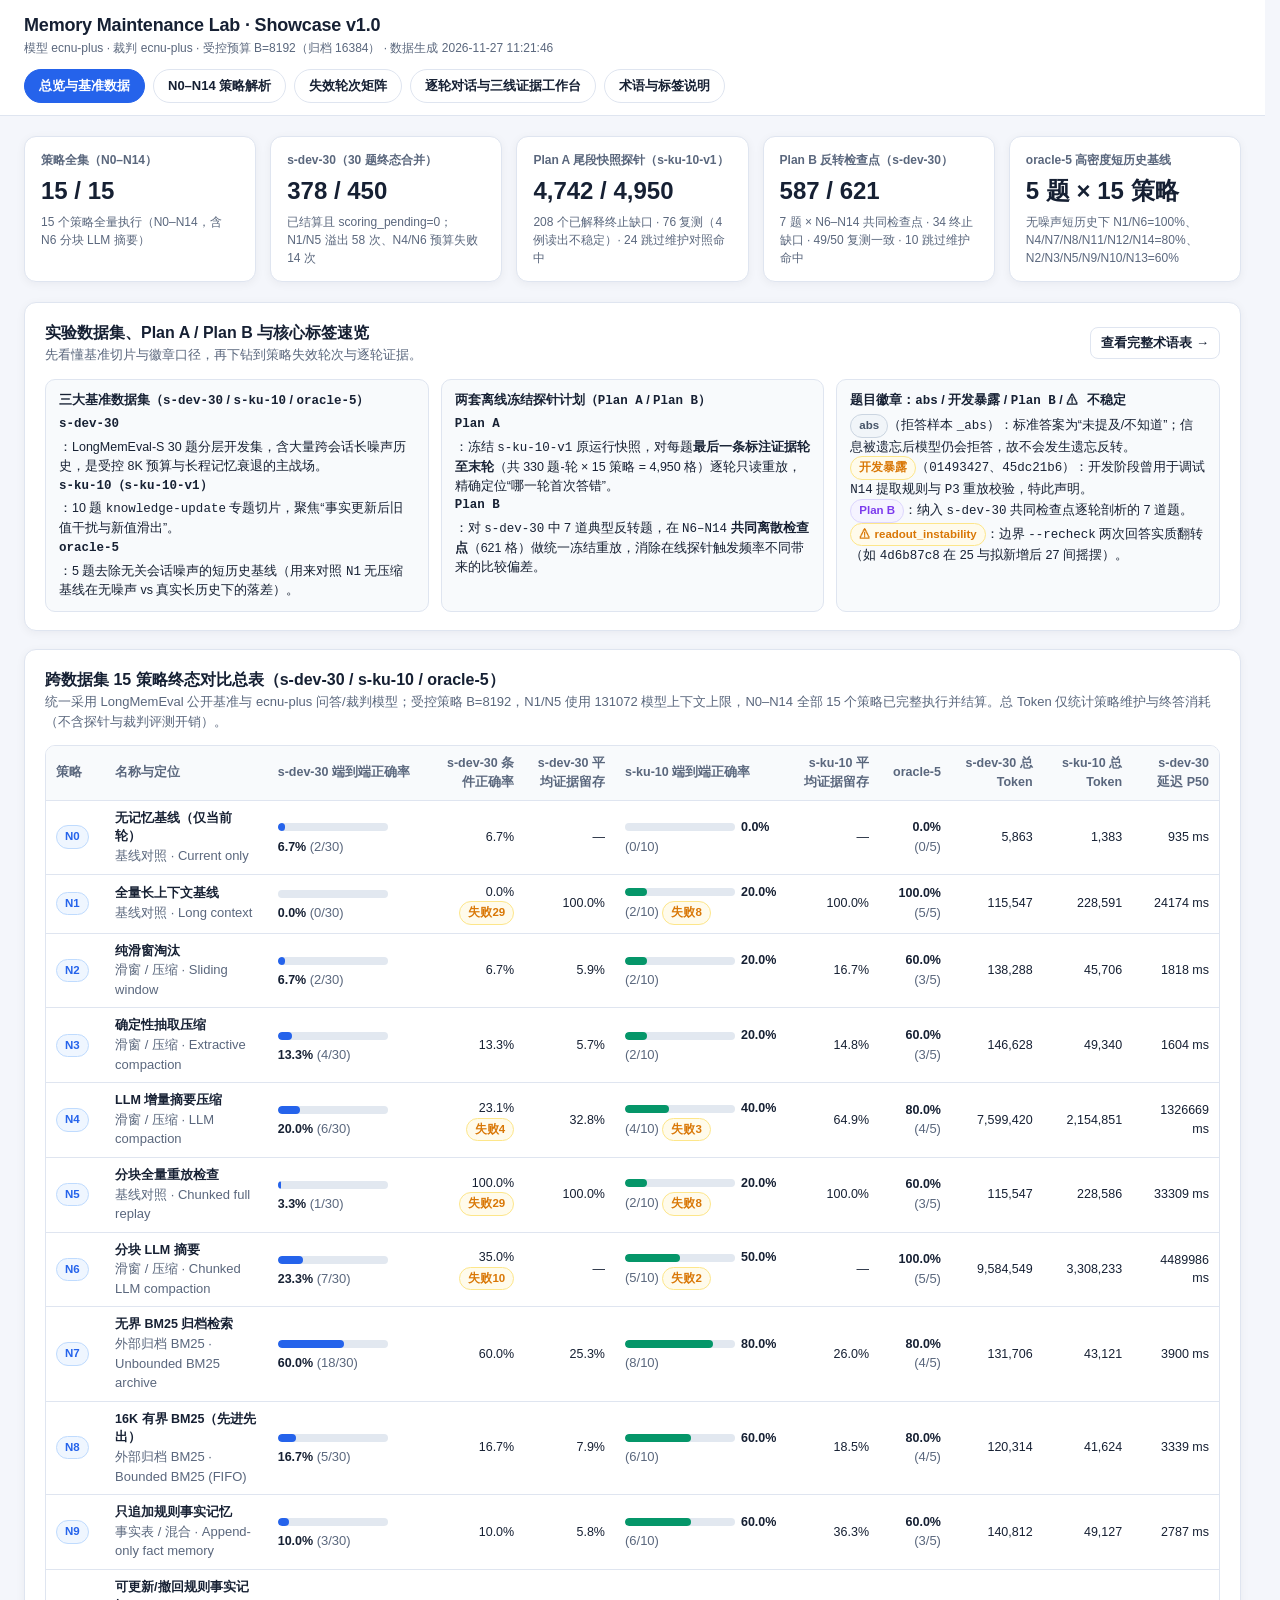
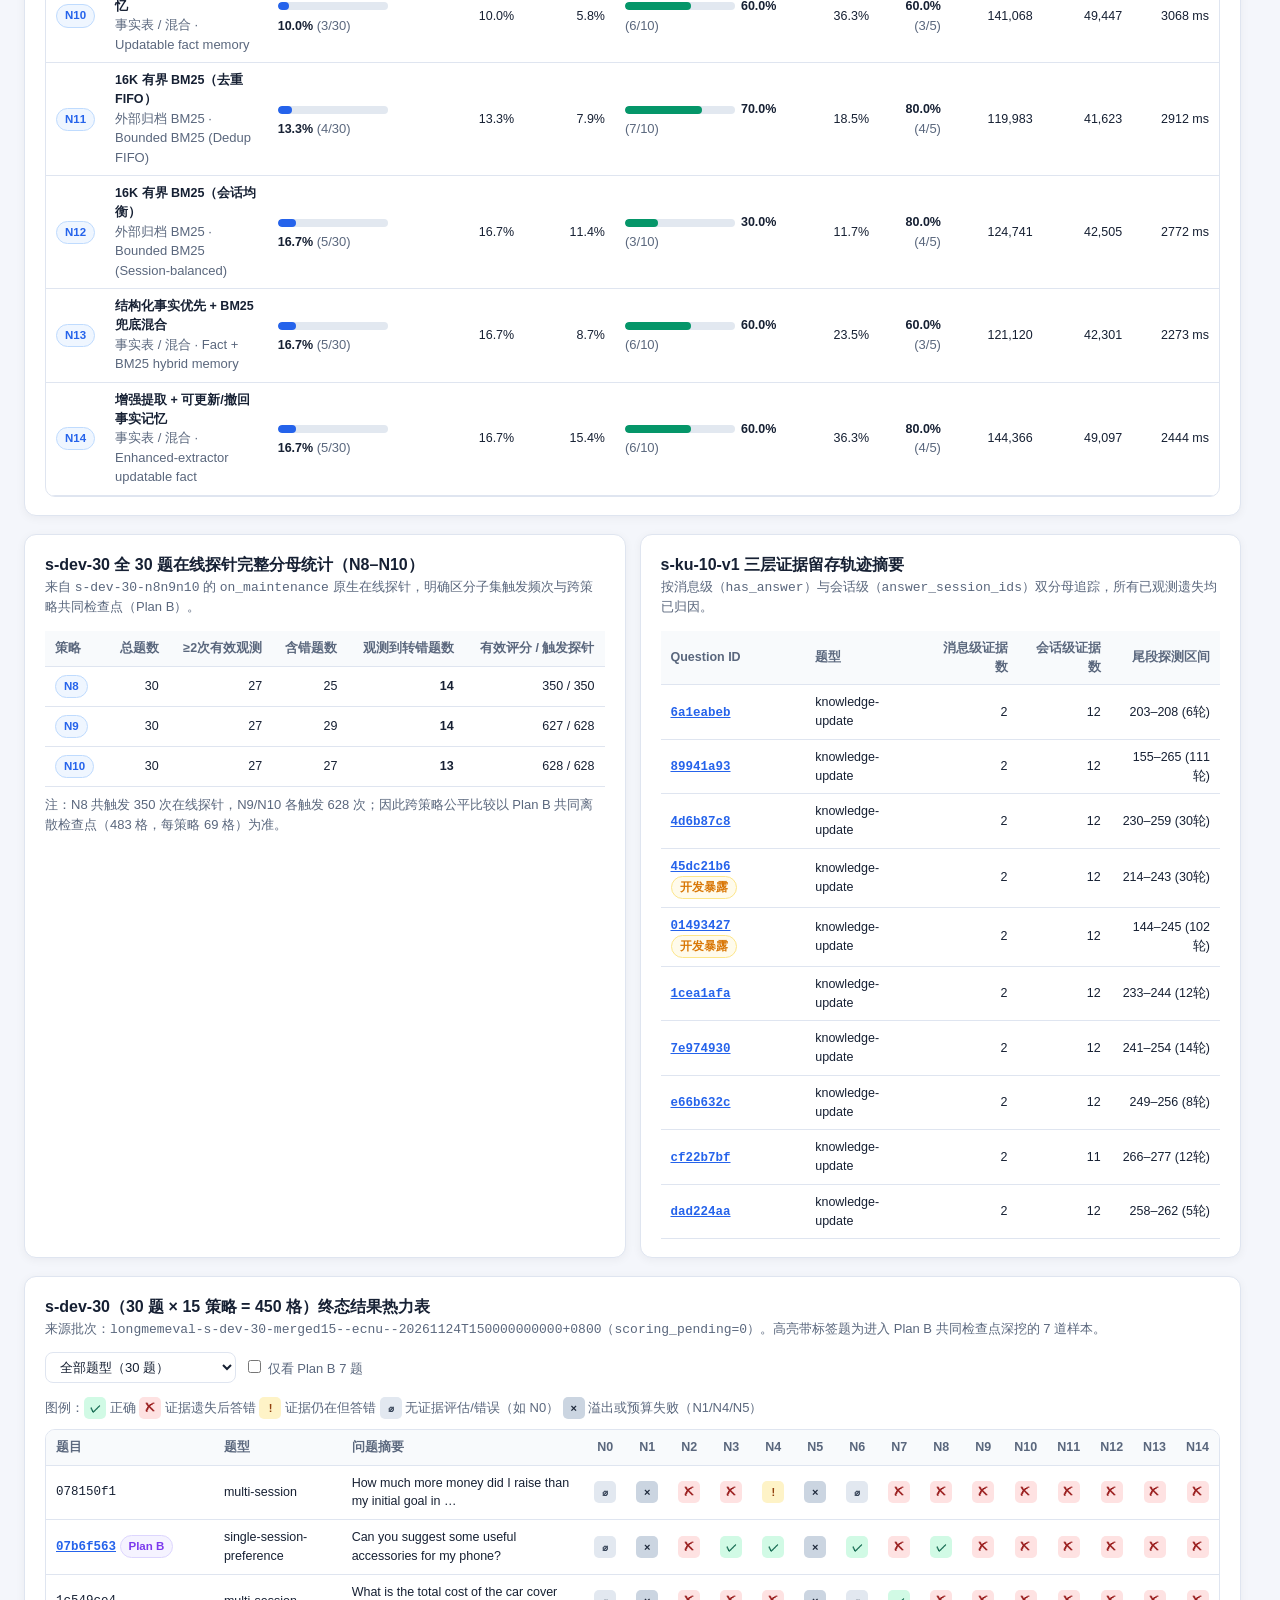
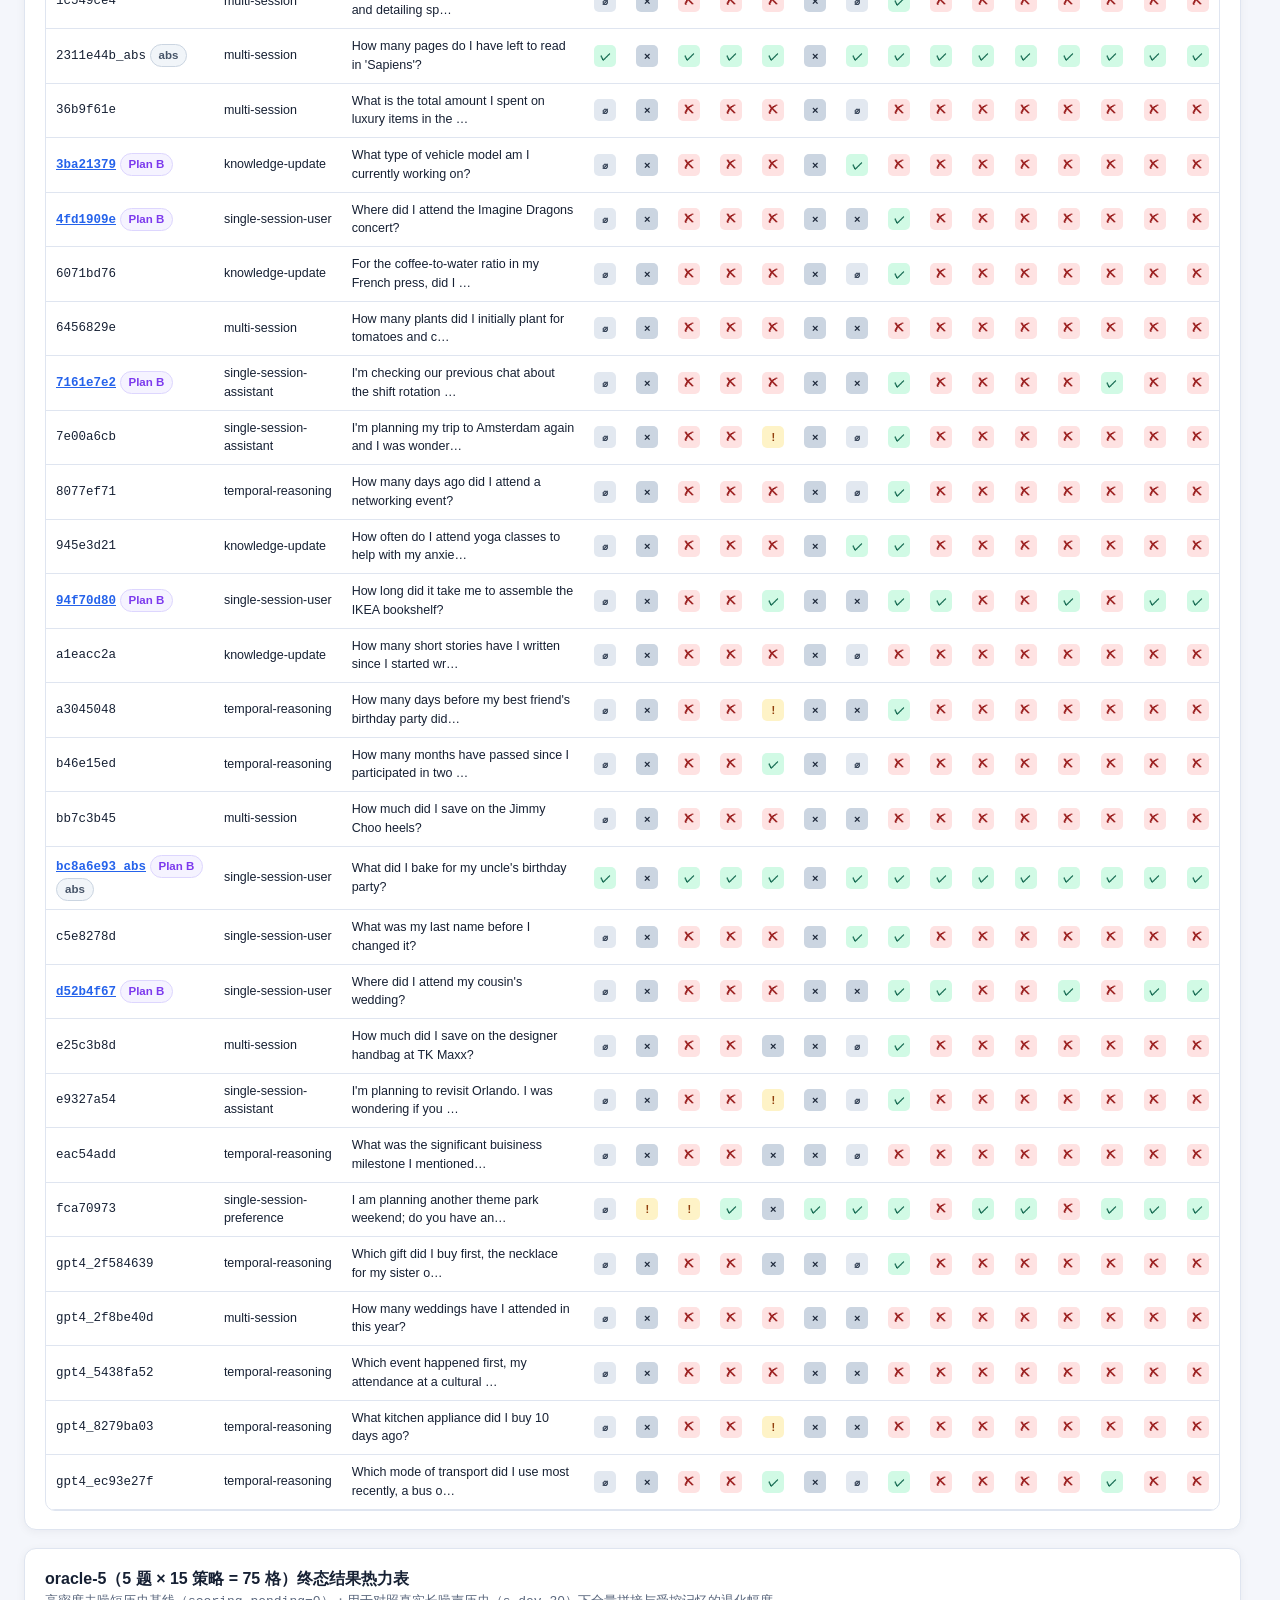
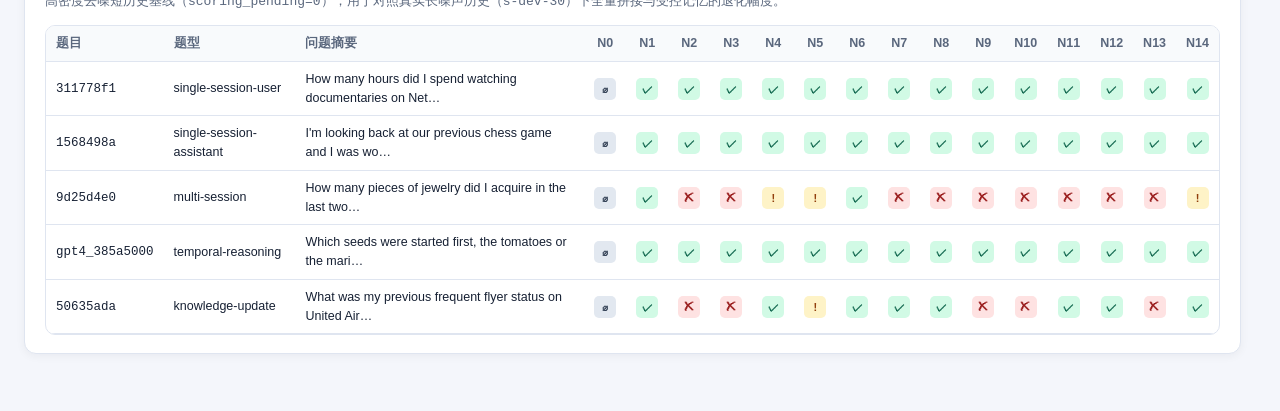
<file: index.html>
<!DOCTYPE html>
<html lang="zh-CN">
<head>
  <meta charset="UTF-8" />
  <meta name="viewport" content="width=device-width, initial-scale=1.0" />
  <title>Memory Maintenance Lab · Showcase v1.0（N0–N14 记忆维护失效轨迹与反事实对照）</title>
  <link rel="stylesheet" href="styles.css" />
</head>
<body>
  <header class="topbar">
    <div class="brand">
      <h1>Memory Maintenance Lab · Showcase v1.0</h1>
      <div class="sub" id="topbarMeta">冻结原运行 · 只读快照重放 · 同轮跳过维护对照 · 长程记忆失效轮次定位</div>
    </div>
    <nav class="nav-tabs" id="navTabs">
      <button type="button" class="nav-btn active" data-view="overview">总览与基准数据</button>
      <button type="button" class="nav-btn" data-view="strategies">N0–N14 策略解析</button>
      <button type="button" class="nav-btn" data-view="matrix">失效轮次矩阵</button>
      <button type="button" class="nav-btn" data-view="inspector">逐轮对话与三线证据工作台</button>
      <button type="button" class="nav-btn" data-view="glossary">术语与标签说明</button>
    </nav>
  </header>

  <main class="container">
    <!-- VIEW 1: OVERVIEW -->
    <section id="view-overview" class="panel-view active">
      <div class="kpi-grid" id="overviewKpis"></div>

      <div class="card">
        <div class="card-head">
          <div>
            <h2>实验数据集、Plan A / Plan B 与核心标签速览</h2>
            <div class="muted">先看懂基准切片与徽章口径，再下钻到策略失效轮次与逐轮证据。</div>
          </div>
          <button type="button" class="btn" id="btnOpenGlossary">查看完整术语表 →</button>
        </div>
        <div class="glossary-grid">
          <div class="glossary-item">
            <b>三大基准数据集（<code>s-dev-30</code> / <code>s-ku-10</code> / <code>oracle-5</code>）</b>
            <div><b><code>s-dev-30</code></b>：LongMemEval-S 30 题分层开发集，含大量跨会话长噪声历史，是受控 8K 预算与长程记忆衰退的主战场。<br>
            <b><code>s-ku-10</code>（<code>s-ku-10-v1</code>）</b>：10 题 <code>knowledge-update</code> 专题切片，聚焦“事实更新后旧值干扰与新值滑出”。<br>
            <b><code>oracle-5</code></b>：5 题去除无关会话噪声的短历史基线（用来对照 <code>N1</code> 无压缩基线在无噪声 vs 真实长历史下的落差）。</div>
          </div>
          <div class="glossary-item">
            <b>两套离线冻结探针计划（<code>Plan A</code> / <code>Plan B</code>）</b>
            <div><b><code>Plan A</code></b>：冻结 <code>s-ku-10-v1</code> 原运行快照，对每题<strong>最后一条标注证据轮至末轮</strong>（共 330 题-轮 × 15 策略 = 4,950 格）逐轮只读重放，精确定位“哪一轮首次答错”。<br>
            <b><code>Plan B</code></b>：对 <code>s-dev-30</code> 中 7 道典型反转题，在 <code>N6–N14</code> <strong>共同离散检查点</strong>（621 格）做统一冻结重放，消除在线探针触发频率不同带来的比较偏差。</div>
          </div>
          <div class="glossary-item">
            <b>题目徽章：<code>abs</code> / <code>开发暴露</code> / <code>Plan B</code> / <code>⚠ 不稳定</code></b>
            <div><span class="badge badge-muted">abs</span>（拒答样本 <code>_abs</code>）：标准答案为“未提及/不知道”；信息被遗忘后模型仍会拒答，故不会发生遗忘反转。<br>
            <span class="badge badge-warn">开发暴露</span>（<code>01493427</code>、<code>45dc21b6</code>）：开发阶段曾用于调试 <code>N14</code> 提取规则与 <code>P3</code> 重放校验，特此声明。<br>
            <span class="badge badge-purple">Plan B</span>：纳入 <code>s-dev-30</code> 共同检查点逐轮剖析的 7 道题。<br>
            <span class="badge badge-warn">⚠ readout_instability</span>：边界 <code>--recheck</code> 两次回答实质翻转（如 <code>4d6b87c8</code> 在 25 与拟新增后 27 间摇摆）。</div>
          </div>
        </div>
      </div>

      <div class="card">
        <div class="card-head">
          <div>
            <h2>跨数据集 15 策略终态对比总表（s-dev-30 / s-ku-10 / oracle-5）</h2>
            <div class="muted">统一采用 LongMemEval 公开基准与 ecnu-plus 问答/裁判模型；受控策略 B=8192，N1/N5 使用 131072 模型上下文上限，N0–N14 全部 15 个策略已完整执行并结算。总 Token 仅统计策略维护与终答消耗（不含探针与裁判评测开销）。</div>
          </div>
        </div>
        <div class="table-wrap" id="benchmarkTableWrap"></div>
      </div>

      <div class="two-col">
        <div class="card">
          <div class="card-head">
            <div>
              <h3>s-dev-30 全 30 题在线探针完整分母统计（N8–N10）</h3>
              <div class="muted">来自 <code>s-dev-30-n8n9n10</code> 的 <code>on_maintenance</code> 原生在线探针，明确区分子集触发频次与跨策略共同检查点（Plan B）。</div>
            </div>
          </div>
          <div id="sdevOnlineSummary"></div>
        </div>
        <div class="card">
          <div class="card-head">
            <div>
              <h3>s-ku-10-v1 三层证据留存轨迹摘要</h3>
              <div class="muted">按消息级（<code>has_answer</code>）与会话级（<code>answer_session_ids</code>）双分母追踪，所有已观测遗失均已归因。</div>
            </div>
          </div>
          <div id="skuEvidenceSummary"></div>
        </div>
      </div>

      <div class="card">
        <div class="card-head">
          <div>
            <h3>s-dev-30（30 题 × 15 策略 = 450 格）终态结果热力表</h3>
            <div class="muted">来源批次：<code>longmemeval-s-dev-30-merged15--ecnu--20261124T150000000000+0800</code>（<code>scoring_pending=0</code>）。高亮带标签题为进入 Plan B 共同检查点深挖的 7 道样本。</div>
          </div>
          <div class="filter-bar">
            <select id="sdevTypeFilter">
              <option value="all">全部题型（30 题）</option>
            </select>
            <label class="muted"><input type="checkbox" id="sdevPlanBOnly" /> 仅看 Plan B 7 题</label>
          </div>
        </div>
        <div class="muted" style="margin-bottom:10px">
          图例：<span class="hm-dot hm-correct">✓</span> 正确
          <span class="hm-dot hm-lost">✗</span> 证据遗失后答错
          <span class="hm-dot hm-present-wrong">!</span> 证据仍在但答错
          <span class="hm-dot hm-no-ev">∅</span> 无证据评估/错误（如 N0）
          <span class="hm-dot hm-fail">×</span> 溢出或预算失败（N1/N4/N5）
        </div>
        <div class="table-wrap" id="sdevHeatmapWrap"></div>
      </div>

      <div class="card">
        <div class="card-head">
          <div>
            <h3>oracle-5（5 题 × 15 策略 = 75 格）终态结果热力表</h3>
            <div class="muted">高密度去噪短历史基线（<code>scoring_pending=0</code>）；用于对照真实长噪声历史（<code>s-dev-30</code>）下全量拼接与受控记忆的退化幅度。</div>
          </div>
        </div>
        <div class="table-wrap" id="oracle5HeatmapWrap"></div>
      </div>
    </section>

    <!-- VIEW 2: STRATEGIES N0-N14 -->
    <section id="view-strategies" class="panel-view">
      <div class="card">
        <div class="card-head">
          <div>
            <h2>N0–N14 记忆维护策略设计谱系与实测影响</h2>
            <div class="muted">涵盖无记忆/全量基线、滑窗与摘要压缩、有界/无界 BM25 外部归档、结构化可更新事实表与混合读取。</div>
          </div>
          <div class="filter-bar" id="strategyFamilyFilter">
            <button type="button" class="pill-btn active" data-family="all">全部策略 (N0–N14)</button>
            <button type="button" class="pill-btn" data-family="baseline">基线对照</button>
            <button type="button" class="pill-btn" data-family="window_compact">滑窗 / 压缩</button>
            <button type="button" class="pill-btn" data-family="archive_bm25">外部归档 BM25</button>
            <button type="button" class="pill-btn" data-family="fact_hybrid">事实表 / 混合</button>
          </div>
        </div>
        <div class="strategy-grid" id="strategyCardsGrid"></div>
      </div>
    </section>

    <!-- VIEW 3: FAILURE MATRIX -->
    <section id="view-matrix" class="panel-view">
      <div class="card">
        <div class="card-head">
          <div>
            <h2>精选主打案例（Featured Cases · 一键直达失效轮次与跳过维护对照）</h2>
            <div class="muted">严格按协议口径区分“预算内跳过维护对照证明直接导致转错”与“区间维护/BM25 排序漂移/边界读出不稳定”。</div>
          </div>
        </div>
        <div class="featured-grid" id="featuredCasesGrid"></div>
      </div>

      <div class="card">
        <div class="card-head">
          <div>
            <h2 id="matrixTitle">失效区间矩阵 `(last_ok, first_reg]`</h2>
            <div class="muted" id="matrixSub">点击任意单元格，直接进入该题该策略的首次转错边界轮次。</div>
          </div>
          <div class="filter-bar">
            <button type="button" class="pill-btn active" data-plan="plan_a">Plan A · s-ku-10-v1（10 题 × 15 策略，4,742 探针）</button>
            <button type="button" class="pill-btn" data-plan="plan_b">Plan B · s-dev-30 反转专题（7 题 × N6–N14，587 探针）</button>
          </div>
        </div>
        <div id="planChecklistBanner" class="muted" style="margin-bottom:10px"></div>
        <details open style="margin-bottom:12px">
          <summary style="margin-top:0">单元格颜色与注释说明（点击展开 / 收起）</summary>
          <div class="glossary-grid" style="margin-top:8px">
            <div class="glossary-item">
              <span class="matrix-cell cell-cf-win" style="display:inline-block;margin-bottom:4px">★跳过答对→维护错</span>
              <div>区间 <code>(last_ok, first_reg]</code> 在 <code>first_reg</code> 做过 <code>--skip-maintenance</code>：跳过维护且 <code>≤8192</code> 预算内能答对、维持原维护则答错，证明该轮维护直接挤出了关键依据。</div>
            </div>
            <div class="glossary-item">
              <span class="matrix-cell cell-maint-reg" style="display:inline-block;margin-bottom:4px">含维护事件(k)</span>
              <div>区间内发生过 <code>k</code> 次维护或归档淘汰（<code>events.jsonl</code>）；因跳过即超 <code>8192</code>（<code>over_budget</code>）或未构造对照，严格标为“同轮/区间内发生维护与读出转错”。</div>
            </div>
            <div class="glossary-item">
              <span class="matrix-cell cell-drift-reg" style="display:inline-block;margin-bottom:4px">滑出/读出波动</span>
              <div>区间 <code>(last_ok, first_reg]</code> 内 <strong>0 次维护事件</strong>，说明由对转错源自新对话不断追加导致窗口位置自然滑出、注意力稀释或模型读出波动。</div>
            </div>
            <div class="glossary-item">
              <span class="matrix-cell cell-init-err" style="display:inline-block;margin-bottom:4px">Txxx首错 · 首次观测即错</span>
              <div>从探测起点第一轮就答错且后续未形成“先对后错”的退化区间（如 <code>N0</code> 无记忆或新旧值同窗歧义）；仅表示首次观测未答对，不等同于从未学到。</div>
            </div>
            <div class="glossary-item">
              <span class="matrix-cell cell-ok" style="display:inline-block;margin-bottom:4px">未转错 · N轮全对</span>
              <div>所有有效观测轮次均未出现由对转错；若原运行后期溢出，会附注原终态（如 <code>102轮 (overflow)</code>）提示未测满全程。</div>
            </div>
            <div class="glossary-item">
              <span class="matrix-cell cell-fail" style="display:inline-block;margin-bottom:4px">溢出 / 预算失败 · 缺口m</span>
              <div>进入探测区间前运行已提前终止（<code>overflow</code> 或 <code>N4</code> 预算超限），<code>m</code> 为缺失的有效轮数；附加 <b>⚠不稳定</b> 表示 <code>--recheck</code> 同一冻结输入两次回答实质翻转（<code>readout_instability</code>）。</div>
            </div>
          </div>
        </details>
        <div class="table-wrap" id="regressionMatrixWrap"></div>
      </div>
    </section>

    <!-- VIEW 4: TURN-BY-TURN INSPECTOR -->
    <section id="view-inspector" class="panel-view">
      <div class="card">
        <div class="inspector-controls">
          <div class="field">
            <label for="selPlan">数据集计划</label>
            <select id="selPlan">
              <option value="plan_a">Plan A · s-ku-10-v1（10 题尾段逐轮）</option>
              <option value="plan_b">Plan B · s-dev-30 反转题（7 题共同检查点）</option>
            </select>
          </div>
          <div class="field">
            <label for="selQuestion">题目（Question ID · 题型）</label>
            <select id="selQuestion"></select>
          </div>
          <div class="field">
            <label for="selStrategy">维护策略（Strategy）</label>
            <select id="selStrategy"></select>
          </div>
          <div class="field" style="display:flex; gap:6px; flex-wrap:wrap">
            <button type="button" class="btn" id="btnPrevTurn">← 上一轮</button>
            <button type="button" class="btn" id="btnNextTurn">下一轮 →</button>
            <button type="button" class="btn btn-primary" id="btnJumpReg">跳至首次转错轮</button>
          </div>
        </div>
      </div>

      <div class="card" id="questionHeaderCard"></div>

      <div class="card">
        <div class="card-head">
          <div>
            <h3>同题跨策略失效时间轴对比（点击任意色块直接跳转）</h3>
            <div class="muted">在同一题目时间轴上对比不同策略在哪一轮首次失去记忆支撑（黑框=首次转错轮 `first_regression_turn`；绿色=对；红色=错；灰色=终止缺口）。</div>
          </div>
        </div>
        <div class="timeline-grid" id="multiStrategyTimeline"></div>
      </div>

      <div class="card">
        <div class="card-head">
          <div>
            <h3>当前策略探测轮次导航</h3>
            <div class="muted">
              <span class="dot-maint"></span> 含维护事件
              &nbsp;&nbsp;<span class="dot-cf"></span> 含跳过维护对照
              &nbsp;&nbsp;<span class="dot-rc"></span> 含边界复测
              &nbsp;&nbsp;<span class="badge badge-warn">金框</span> 首次转错轮
            </div>
          </div>
          <div id="currentStrategyStats" class="muted"></div>
        </div>
        <div class="turn-pills" id="turnPills"></div>
      </div>

      <div id="turnDetailMount"></div>
    </section>

    <!-- VIEW 5: GLOSSARY -->
    <section id="view-glossary" class="panel-view">
      <div class="card">
        <div class="card-head">
          <div>
            <h2>数据集、实验计划（Plan A / B）与徽章/指标完整说明</h2>
            <div class="muted">本页汇总 Showcase 中出现的所有实验切片名称、回放协议口径与标签含义，便于随时核对。</div>
          </div>
        </div>
        <div class="glossary-grid">
          <div class="glossary-item">
            <b>1. <code>s-dev-30</code>（<code>s-dev-30-merged15</code>）</b>
            从公开 LongMemEval-S 抽取的 30 题分层开发集，覆盖 single-session、multi-session、temporal-reasoning、knowledge-update、preference 与拒答题（<code>_abs</code>）。单题通常超过 200–500 轮对话，真实检验 8192 预算下的长程记忆维护能力；总表共 450 格（30 题 × 15 策略，378 结算 + 58 溢出 + 14 预算错误，<code>scoring_pending=0</code>）。
          </div>
          <div class="glossary-item">
            <b>2. <code>s-ku-10</code>（<code>s-ku-10-v1</code>）</b>
            LongMemEval-S 中的 10 题 <code>knowledge-update</code>（知识更新）专题切片，考察用户偏好或状态多次更新后，记忆系统是否会误用过时旧值、或把关键依据淘汰出窗口。
          </div>
          <div class="glossary-item">
            <b>3. <code>oracle-5</code></b>
            仅保留关键会话的 5 题短历史高密度基线，用于证明 <code>N1</code>（131K 全量上下文）在无干扰短历史下能拿到 100%（5/5），但在真实长噪声历史 <code>s-dev-30</code> 下会 29/30 溢出崩盘。
          </div>
          <div class="glossary-item">
            <b>4. <code>Plan A</code>（尾段逐轮离线快照重放）</b>
            针对 <code>s-ku-10-v1</code> 原运行（保存了每轮 <code>snapshots/turn_*.json</code>）的冻结重放计划。探测区间为每题“最后一条标注证据轮至末轮”（合计 330 个题-轮 × 15 策略 = 4,950 格，4,742 格完成探针、208 格为 <code>N1/N4/N5/N6</code> 提前终止缺口），用于定位每题每个策略在哪一轮首次答错。
          </div>
          <div class="glossary-item">
            <b>5. <code>Plan B</code>（<code>s-dev-30</code> 反转题共同检查点）</b>
            从 <code>s-dev-30</code> 挑选 7 道发生过正误反转的样本，在 <code>N6–N14</code> 九个策略的共同离散检查点上执行冻结重放（621 格，587 格完成探针、34 格为 <code>N6</code> 预算终止缺口），解决原运行在线探针只在各自维护轮触发（N8 350 次 vs N9/N10 628 次）导致无法同轴对比的问题。
          </div>
          <div class="glossary-item">
            <b>6. <code>abs</code> / <code>拒答样本 (_abs)</code></b>
            LongMemEval 中后缀带 <code>_abs</code> 的不可回答/拒答题（如 <code>bc8a6e93_abs</code>）。其标准答案要求模型回答“没有提到相关偏好”。由于遗忘历史会让模型更容易回答“不知道”，这类题不会因记忆丢失而由对转错，必须单列以免稀释失效率分析。
          </div>
          <div class="glossary-item">
            <b>7. <code>开发暴露</code>（<code>01493427</code>、<code>45dc21b6</code>）</b>
            在 <code>s-ku-10</code> 中，这两道公开题曾在研发期间用于检查真实对话抽取通路，并暴露了 <code>N14</code> 前端提取规则改进与 <code>P3</code> 快照重放验收，因此按科研透明度要求显式打上“开发暴露”标记。
          </div>
          <div class="glossary-item">
            <b>8. <code>⚠ readout_instability</code>（读出不稳定）</b>
            在边界 <code>--recheck</code> 中，使用与主探针完全相同（<code>request_sha256</code> 一致）的冻结输入重放一次：若回答实质改变且裁判结果翻转，标为 <code>readout_instability</code>（如 <code>4d6b87c8</code> 在“25”与“拟新增两部后 27”间摇摆）；若回答不变仅裁判翻转则标为 <code>scoring_inconsistent</code>。
          </div>
          <div class="glossary-item">
            <b>9. 三类回答来源与转错区间 <code>(last_ok, first_reg]</code></b>
            <b>Dataset Assistant Original</b>：原对话历史中的助手回复；<b>direct_final</b>：原批次运行到末轮后 <code>turn_{N+1}</code> 的终态回答；<b>snapshot_readout</b>：在冻结的 <code>turn_N</code> 快照上只读探针得到的当轮回答。<br>
            <b><code>(last_ok, first_reg]</code></b>：严格要求退化前存在 <code>correct=True</code> 的 <code>last_ok</code>（若中途有 API 缺口会桥接并标出），区分于可能早于答对轮出现的 <code>first_observed_error_turn</code>。
          </div>
          <div class="glossary-item">
            <b>10. 同轮跳过维护对照（<code>--skip-maintenance</code>）</b>
            构造 <code>turn_{t-1} + ex_t</code>（同样看到本轮对话、但跳过本轮维护动作）的对照请求：若总估算 token ≤ 8192（<code>fits_budget=true</code>）且跳过维护能答对、维持原维护结果答错，方可标注 <b>★ 跳过答对→维护错</b>；若跳过即超出 8192（<code>over_budget</code>，如 <code>N7/N8/N11/N12/N13</code>），则仅展示相邻快照与维护事件差异。
          </div>
        </div>
      </div>
    </section>
  </main>

  <script src="data/overview.js"></script>
  <script src="app.js"></script>
</body>
</html>
</file>
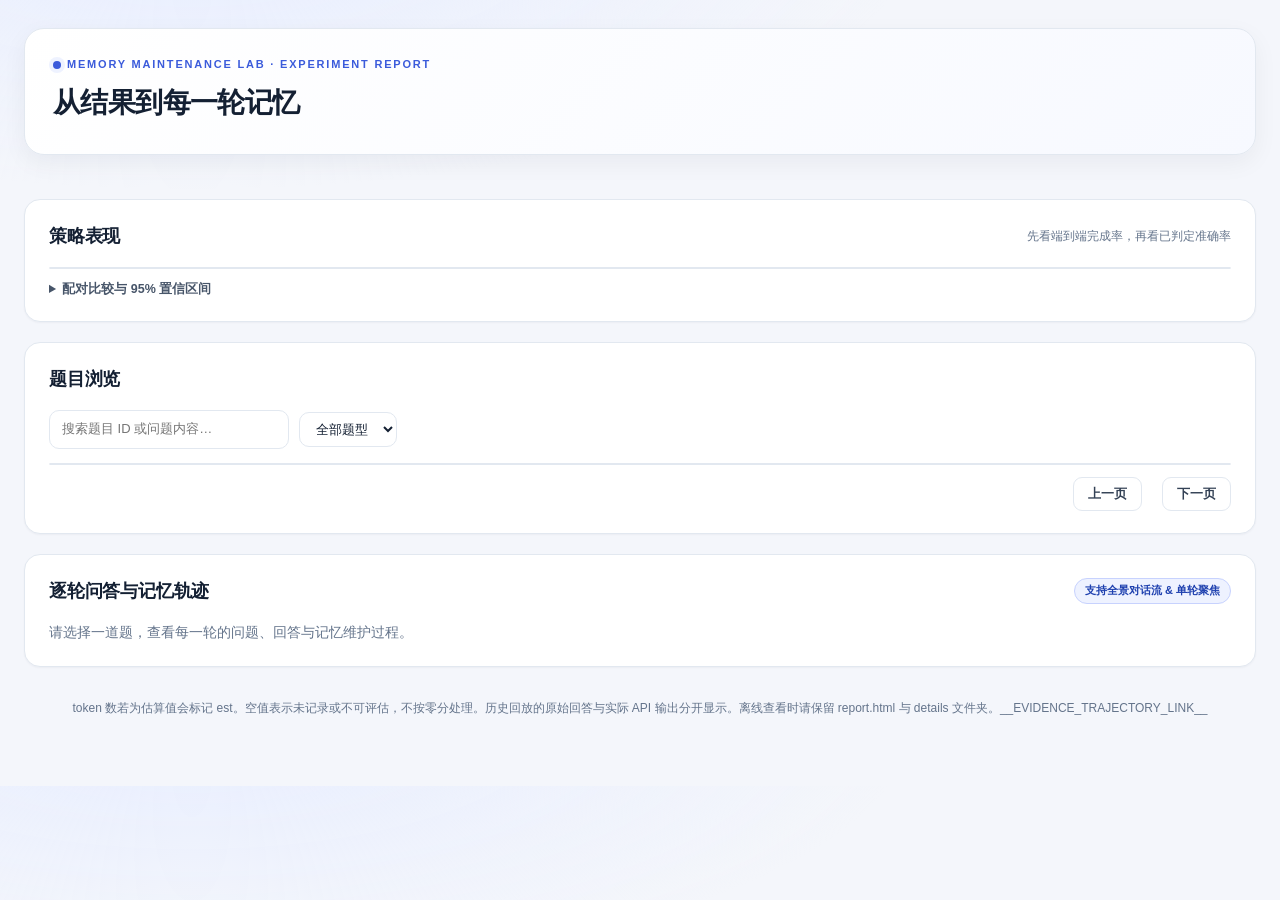
<file: src/report_template.html>
<!doctype html>
<html lang="zh-CN">
<head>
<meta charset="utf-8">
<meta name="viewport" content="width=device-width,initial-scale=1">
<title>Memory Maintenance Lab · 实验诊断报告</title>
<style>
:root{
  --bg:#f4f6fb;
  --surface:#ffffff;
  --surface-2:#f8faff;
  --ink:#142033;
  --ink-2:#334155;
  --muted:#64748b;
  --border:#e2e8f0;
  --border-strong:#cbd5e1;
  --blue:#3b5bdb;
  --blue-soft:#eef2ff;
  --blue-border:#c7d2fe;
  --green:#0d9488;
  --green-soft:#ecfdf5;
  --green-border:#a7f3d0;
  --red:#dc2626;
  --red-soft:#fef2f2;
  --red-border:#fecaca;
  --amber:#d97706;
  --amber-soft:#fffbeb;
  --amber-border:#fde68a;
  --shadow-sm:0 1px 2px rgba(15,23,42,.04);
  --shadow-md:0 8px 24px rgba(15,23,42,.05);
  --radius:16px;
}
*{box-sizing:border-box}
html,body{overflow-anchor:none}
body{
  margin:0;
  background:radial-gradient(1200px 420px at 15% -8%,#e8eeff 0%,transparent 60%),var(--bg);
  color:var(--ink);
  font:14px/1.6 -apple-system,BlinkMacSystemFont,"Segoe UI","PingFang SC","Microsoft YaHei",sans-serif;
  -webkit-font-smoothing:antialiased;
}
button,input,select{font:inherit}
button{cursor:pointer}
button:focus-visible,a:focus-visible,input:focus-visible,select:focus-visible{
  outline:2px solid var(--blue);
  outline-offset:2px;
}

.shell{max-width:1520px;margin:0 auto;padding:28px 24px 40px}

/* Header */
.hero{
  display:flex;
  justify-content:space-between;
  align-items:flex-end;
  gap:20px;
  flex-wrap:wrap;
  padding:24px 28px;
  margin-bottom:22px;
  background:linear-gradient(135deg,#ffffff 0%,#f7f9ff 100%);
  border:1px solid var(--border);
  border-radius:20px;
  box-shadow:var(--shadow-md);
}
.eyebrow{
  display:inline-flex;
  align-items:center;
  gap:6px;
  font-size:11px;
  letter-spacing:1.8px;
  font-weight:800;
  color:var(--blue);
  text-transform:uppercase;
}
.eyebrow::before{
  content:"";
  width:8px;
  height:8px;
  border-radius:50%;
  background:var(--blue);
  box-shadow:0 0 0 4px var(--blue-soft);
}
h1{font-size:28px;letter-spacing:-.6px;margin:6px 0 4px;font-weight:800}
h2{font-size:18px;margin:0;font-weight:750;letter-spacing:-.2px}
h3{font-size:13px;margin:0;font-weight:700}
.muted,.empty{color:var(--muted)}
.meta{font-size:12px;overflow-wrap:anywhere}
.hero-right{
  display:flex;
  flex-direction:column;
  align-items:flex-end;
  gap:6px;
  text-align:right;
}
.badge-row{display:flex;gap:6px;flex-wrap:wrap;justify-content:flex-end}

/* Chips / Badges */
.chip{
  display:inline-flex;
  align-items:center;
  gap:4px;
  border-radius:999px;
  padding:3px 10px;
  background:#f1f5f9;
  color:#475569;
  border:1px solid #e2e8f0;
  font-size:11px;
  font-weight:600;
  white-space:nowrap;
}
.chip.ok{color:#065f46;background:var(--green-soft);border-color:var(--green-border)}
.chip.bad{color:#991b1b;background:var(--red-soft);border-color:var(--red-border)}
.chip.warn{color:#92400e;background:var(--amber-soft);border-color:var(--amber-border)}
.chip.blue{color:#1e40af;background:var(--blue-soft);border-color:var(--blue-border)}

/* KPI Cards */
.cards{
  display:grid;
  grid-template-columns:repeat(auto-fit,minmax(210px,1fr));
  gap:14px;
  margin-bottom:22px;
}
.card{
  background:var(--surface);
  border:1px solid var(--border);
  border-radius:var(--radius);
  padding:18px 20px;
  box-shadow:var(--shadow-sm);
  transition:transform .15s ease,box-shadow .15s ease;
}
.card:hover{transform:translateY(-2px);box-shadow:var(--shadow-md)}
.card-top{display:flex;justify-content:space-between;align-items:center;gap:8px}
.card-strategy{
  font-size:14px;
  font-weight:800;
  color:var(--ink);
  padding:2px 9px;
  background:var(--surface-2);
  border:1px solid var(--border);
  border-radius:8px;
}
.card .number{
  font-size:30px;
  line-height:1.25;
  font-weight:800;
  font-variant-numeric:tabular-nums;
  margin:10px 0 6px;
  color:var(--ink);
}
.progress{
  height:6px;
  border-radius:999px;
  background:#eef2f7;
  overflow:hidden;
  margin-bottom:10px;
}
.progress > span{
  display:block;
  height:100%;
  background:linear-gradient(90deg,var(--blue),#6366f1);
  border-radius:999px;
}
.card small{display:block;color:var(--muted);font-size:12px}

/* Panels */
.panel{
  background:var(--surface);
  border:1px solid var(--border);
  border-radius:var(--radius);
  padding:22px 24px;
  margin-bottom:20px;
  box-shadow:var(--shadow-sm);
}
.section-head{
  display:flex;
  align-items:center;
  justify-content:space-between;
  gap:14px;
  flex-wrap:wrap;
  margin-bottom:16px;
}
.count{font-size:12px;color:var(--muted)}

/* Tables */
.scroll{overflow-x:auto;border:1px solid var(--border);border-radius:12px}
table{border-collapse:collapse;width:100%;font-size:12.5px}
th{
  color:var(--muted);
  font-weight:700;
  text-align:left;
  background:#f8fafc;
  font-size:11.5px;
  letter-spacing:.3px;
}
th,td{padding:11px 14px;border-bottom:1px solid var(--border);white-space:nowrap}
tbody tr:last-child td{border-bottom:0}
.matrix tbody tr{transition:background .12s ease;cursor:pointer}
.matrix tbody tr:hover{background:#f8faff}
.matrix tbody tr.active{background:var(--blue-soft)}
.q-preview{
  max-width:420px;
  white-space:nowrap;
  overflow:hidden;
  text-overflow:ellipsis;
  color:var(--ink-2);
}
button.flat{
  background:transparent;
  border:0;
  padding:0;
  color:var(--blue);
  font-weight:700;
  text-align:left;
}
button.flat:hover{text-decoration:underline}

/* Controls */
.controls{display:flex;gap:10px;align-items:center;flex-wrap:wrap;margin-bottom:14px}
.controls input,.controls select,select,input[type=search]{
  border:1px solid var(--border);
  padding:8px 12px;
  background:#fff;
  border-radius:10px;
  color:var(--ink);
  font-size:13px;
}
input[type=search]{min-width:240px}
.pagination{display:flex;justify-content:flex-end;gap:10px;align-items:center;margin-top:12px}
.navbutton{
  border:1px solid var(--border);
  border-radius:9px;
  padding:6px 14px;
  background:#fff;
  color:var(--ink-2);
  font-size:12.5px;
  font-weight:600;
}
.navbutton:hover:not(:disabled){background:#f8fafc;border-color:var(--border-strong)}
.navbutton:disabled{opacity:.45;cursor:not-allowed}

/* Question Summary Banner inside #trace */
.q-banner{
  background:linear-gradient(135deg,#f8faff 0%,#f3f6ff 100%);
  border:1px solid var(--blue-border);
  border-radius:14px;
  padding:18px 20px;
  margin-bottom:16px;
}
.q-banner .question{font-size:18px;font-weight:750;margin:6px 0 12px;line-height:1.45}
.qa-summary-grid{
  display:grid;
  grid-template-columns:1fr 1fr;
  gap:12px;
  margin-top:10px;
}
.qa-box{
  background:#fff;
  border:1px solid var(--border);
  border-radius:11px;
  padding:12px 14px;
}
.qa-box-label{
  font-size:11px;
  font-weight:700;
  color:var(--muted);
  text-transform:uppercase;
  letter-spacing:.6px;
  margin-bottom:6px;
  display:flex;
  justify-content:space-between;
  align-items:center;
}
.qa-box-body{
  font-size:13px;
  line-height:1.65;
  white-space:pre-wrap;
  overflow-wrap:anywhere;
  max-height:180px;
  overflow-y:auto;
}

/* Strategy Tabs & Metric Strip */
.tabs-bar{
  display:flex;
  justify-content:space-between;
  align-items:center;
  gap:12px;
  flex-wrap:wrap;
  margin:14px 0 10px;
}
.tabs{display:flex;gap:8px;flex-wrap:wrap}
.tabs button{
  border:1px solid var(--border);
  border-radius:10px;
  padding:7px 15px;
  background:#fff;
  color:var(--muted);
  font-weight:650;
  font-size:13px;
  transition:all .12s ease;
}
.tabs button:hover{border-color:var(--border-strong);color:var(--ink)}
.tabs button.active{
  background:var(--blue);
  border-color:var(--blue);
  color:#fff;
  box-shadow:0 3px 10px rgba(59,91,219,.22);
}

.segmented{
  display:inline-flex;
  background:#f1f5f9;
  padding:3px;
  border-radius:10px;
  border:1px solid var(--border);
}
.segmented button{
  border:0;
  background:transparent;
  padding:5px 12px;
  border-radius:7px;
  font-size:12px;
  font-weight:650;
  color:var(--muted);
}
.segmented button.active{
  background:#fff;
  color:var(--ink);
  box-shadow:var(--shadow-sm);
}

.metric-strip{
  display:flex;
  gap:16px;
  flex-wrap:wrap;
  align-items:center;
  padding:10px 14px;
  background:#f8fafc;
  border:1px solid var(--border);
  border-radius:10px;
  color:var(--muted);
  font-size:12px;
  margin-bottom:12px;
}
.metric-strip strong{color:var(--ink);font-variant-numeric:tabular-nums}

/* Chart */
.chart-wrap{
  background:#f8faff;
  border:1px solid var(--border);
  border-radius:12px;
  padding:12px 14px 8px;
  margin:12px 0 18px;
}
.chart{width:100%;height:110px;display:block}
.chart circle{cursor:pointer;transition:r .12s ease}
.chart circle:hover{r:6}

/* Workspace */
.workspace{
  display:grid;
  grid-template-columns:270px minmax(0,1fr);
  gap:20px;
  align-items:start;
}
.sidebar{
  position:sticky;
  top:16px;
  max-height:calc(100vh - 32px);
  display:flex;
  flex-direction:column;
  background:#f8fafc;
  border:1px solid var(--border);
  border-radius:14px;
  padding:12px;
}
.toolbar{
  display:flex;
  gap:8px;
  align-items:center;
  justify-content:space-between;
  margin-bottom:8px;
  flex-shrink:0;
}
.sidebar input[type=search]{
  width:100%;
  min-width:0;
  padding:6px 10px;
  font-size:12px;
  margin-bottom:8px;
  flex-shrink:0;
}
.turn-list{
  flex:1;
  min-height:0;
  overflow-y:auto;
  overscroll-behavior:contain;
  padding-right:3px;
}
.turn-button{
  display:block;
  width:100%;
  border:1px solid transparent;
  background:#fff;
  text-align:left;
  border-radius:10px;
  padding:9px 11px;
  margin:5px 0;
  color:var(--ink);
  box-shadow:0 1px 2px rgba(15,23,42,.03);
  transition:all .12s ease;
}
.turn-button:hover{border-color:var(--border-strong);background:#fff}
.turn-button.active{background:var(--blue-soft);border-color:var(--blue-border)}
.turn-button.final-btn{border-left:3px solid var(--blue)}
.turn-button .title{display:flex;justify-content:space-between;align-items:center;gap:6px;margin-bottom:2px}
.turn-button small{
  display:block;
  overflow:hidden;
  text-overflow:ellipsis;
  white-space:nowrap;
  color:var(--muted);
  font-size:11.5px;
}
.turn-button.unreached{opacity:.58}

/* Turn Cards (All-Turns Timeline & Single Turn) */
.timeline{display:flex;flex-direction:column;gap:16px}
.turn-card{
  background:#fff;
  border:1px solid var(--border);
  border-radius:14px;
  padding:16px 18px;
  box-shadow:var(--shadow-sm);
  scroll-margin-top:16px;
  transition:border-color .2s ease,box-shadow .2s ease;
}
.turn-card.is-final{
  border:1.5px solid var(--blue-border);
  background:linear-gradient(180deg,#f9fbff 0%,#ffffff 100%);
  box-shadow:var(--shadow-md);
}
.turn-card.flash{
  border-color:var(--blue);
  box-shadow:0 0 0 3px var(--blue-soft);
}
.turn-card-head{
  display:flex;
  justify-content:space-between;
  align-items:flex-start;
  gap:10px;
  flex-wrap:wrap;
  margin-bottom:10px;
  padding-bottom:10px;
  border-bottom:1px solid #f1f5f9;
}
.turn-title-group{display:flex;align-items:center;gap:8px;flex-wrap:wrap}
.turn-num{
  display:inline-flex;
  align-items:center;
  justify-content:center;
  font-weight:800;
  font-size:12.5px;
  padding:3px 10px;
  border-radius:8px;
  background:#f1f5f9;
  color:var(--ink);
}
.turn-card.is-final .turn-num{background:var(--blue);color:#fff}
.turn-tokens{display:flex;gap:12px;flex-wrap:wrap;font-size:11.5px;color:var(--muted)}
.turn-tokens strong{color:var(--ink-2);font-variant-numeric:tabular-nums}

.io-grid{display:grid;grid-template-columns:1fr 1fr;gap:14px}
.io{
  border:1px solid var(--border);
  border-radius:12px;
  overflow:hidden;
  min-width:0;
  background:#fff;
}
.io.question-box{border-color:#dbeafe;background:#fafcff}
.io.answer-box{border-color:#d1fae5;background:#fafffd}
.io.final-answer-box{border-color:var(--blue-border);background:#f8faff}
.io h3{
  padding:9px 14px;
  margin:0;
  background:#f8fafc;
  border-bottom:1px solid var(--border);
  display:flex;
  justify-content:space-between;
  gap:8px;
  align-items:center;
  flex-wrap:wrap;
  font-size:12.5px;
}
.io.question-box h3{background:#eff6ff;border-bottom-color:#dbeafe;color:#1e3a8a}
.io.answer-box h3{background:#ecfdf5;border-bottom-color:#d1fae5;color:#065f46}
.io.final-answer-box h3{background:var(--blue-soft);border-bottom-color:var(--blue-border);color:#1e3a8a}
.text{
  white-space:pre-wrap;
  overflow-wrap:anywhere;
  padding:13px 15px;
  font-size:13px;
  line-height:1.72;
  max-height:340px;
  overflow-y:auto;
  color:var(--ink);
}
.text.expanded{max-height:none}
.expand-btn{
  border:0;
  background:transparent;
  color:var(--blue);
  font-size:11.5px;
  font-weight:600;
  padding:2px 6px;
  border-radius:6px;
}
.expand-btn:hover{background:rgba(59,91,219,.08)}

.notice{
  background:var(--amber-soft);
  border:1px solid var(--amber-border);
  padding:10px 14px;
  border-radius:10px;
  color:#92400e;
  margin:10px 0;
  font-size:12px;
}
.event{
  border:1px solid var(--amber-border);
  border-radius:12px;
  padding:14px;
  margin-top:12px;
  background:#fffdf7;
}
.probe-box{
  border:1px solid var(--blue-border);
  border-radius:12px;
  padding:14px;
  margin-top:12px;
  background:#f8faff;
}
.probe-box.fail{
  border-color:var(--red-border);
  background:#fffafa;
}
.event-head{
  display:flex;
  justify-content:space-between;
  align-items:center;
  flex-wrap:wrap;
  gap:8px;
  margin-bottom:8px;
}
details{margin:10px 0 0}
summary{cursor:pointer;font-weight:650;font-size:12.5px;color:#475569;user-select:none}
summary:hover{color:var(--blue)}
pre{
  margin:8px 0 0;
  padding:12px 14px;
  background:#f8fafc;
  border:1px solid var(--border);
  border-radius:10px;
  white-space:pre-wrap;
  overflow-wrap:anywhere;
  font:12px/1.6 ui-monospace,SFMono-Regular,Menlo,monospace;
  max-height:360px;
  overflow:auto;
}
.loading{padding:36px;text-align:center;color:var(--muted)}
.compact{font-size:12px}
footer{font-size:12px;color:var(--muted);padding:12px 0 28px;text-align:center}

@media(max-width:960px){
  .shell{padding:14px}
  .workspace{grid-template-columns:1fr}
  .sidebar{position:static;max-height:none}
  .turn-list{max-height:240px}
  .io-grid,.qa-summary-grid{grid-template-columns:1fr}
  .hero{padding:18px}
  .hero-right{align-items:flex-start;text-align:left}
  h1{font-size:23px}
}
</style>
</head>
<body>
<main class="shell">
  <header class="hero">
    <div>
      <div class="eyebrow">MEMORY MAINTENANCE LAB · EXPERIMENT REPORT</div>
      <h1>从结果到每一轮记忆</h1>
      <div id="batch" class="meta muted"></div>
    </div>
    <div id="identity" class="hero-right meta"></div>
  </header>

  <div id="cards" class="cards"></div>

  <section class="panel">
    <div class="section-head">
      <h2>策略表现</h2>
      <span class="count">先看端到端完成率，再看已判定准确率</span>
    </div>
    <div class="scroll"><table id="overview"></table></div>
    <details>
      <summary>配对比较与 95% 置信区间</summary>
      <div class="scroll" style="margin-top:10px"><table id="comparisons"></table></div>
    </details>
  </section>

  <section class="panel">
    <div class="section-head">
      <h2>题目浏览</h2>
      <span id="questionCount" class="count"></span>
    </div>
    <div class="controls">
      <input id="search" type="search" placeholder="搜索题目 ID 或问题内容…" aria-label="搜索题目">
      <select id="typeFilter" aria-label="筛选题型"><option value="">全部题型</option></select>
    </div>
    <div class="scroll"><table id="matrix" class="matrix"></table></div>
    <div class="pagination">
      <button id="pagePrev" class="navbutton">上一页</button>
      <span id="pageLabel" class="count"></span>
      <button id="pageNext" class="navbutton">下一页</button>
    </div>
  </section>

  <section class="panel" id="trace">
    <div class="section-head">
      <h2>逐轮问答与记忆轨迹</h2>
      <span class="chip blue">支持全景对话流 &amp; 单轮聚焦</span>
    </div>
    <div id="detail" class="empty">请选择一道题，查看每一轮的问题、回答与记忆维护过程。</div>
  </section>

  <footer>
    token 数若为估算值会标记 est。空值表示未记录或不可评估，不按零分处理。历史回放的原始回答与实际 API 输出分开显示。离线查看时请保留 report.html 与 details 文件夹。__EVIDENCE_TRAJECTORY_LINK__
  </footer>
</main>

<script>
const DATA=__REPORT_PAYLOAD__;
window.REPORT_DETAILS=__REPORT_DETAILS__;
const state={
  qid:null,
  strategy:null,
  turn:null,
  page:0,
  filter:'all',
  turnSearch:'',
  viewMode:'all',
  search:''
};

const $=id=>document.getElementById(id);
const esc=s=>String(s??'').replace(/&/g,'&amp;').replace(/</g,'&lt;').replace(/>/g,'&gt;').replace(/"/g,'&quot;').replace(/'/g,'&#39;');
const n=x=>x==null?'—':Number(x).toLocaleString();
const pct=x=>x==null?'—':(x*100).toFixed(1)+'%';
const fmtMs=x=>x==null?'—':Math.round(x).toLocaleString()+' ms';
const badge=(text,cls='')=>`<span class="chip ${cls}">${esc(text)}</span>`;
const label=r=>r.status!=='completed'
  ? badge(r.status==='overflow'?'超预算':'运行错误',r.status==='overflow'?'warn':'bad')
  : r.judge_label===true
    ? badge('正确','ok')
    : r.judge_label===false
      ? badge('错误','bad')
      : badge('未判定');

function table(headers,rows){
  return '<thead><tr>'+headers.map(x=>'<th>'+esc(x)+'</th>').join('')+'</tr></thead>'
    +'<tbody>'+rows.map(row=>'<tr>'+row.map(x=>'<td>'+x+'</td>').join('')+'</tr>').join('')+'</tbody>';
}

$('batch').textContent='Batch: '+DATA.batch_id;
$('identity').innerHTML=`<div class="badge-row">${badge(DATA.dataset.variant||'dataset','blue')} ${badge(DATA.judge_provider ? '评分 '+DATA.judge_provider : '未评分')}</div><span class="muted">Judge: ${esc(DATA.judge_model || "—")} · ${esc(DATA.dataset.subset_manifest||'')}</span>`;

$('cards').innerHTML=DATA.overview.map(x=>{
  const rate=Math.max(0,Math.min(100,(x.end_to_end_success||0)*100));
  return `<div class="card">
    <div class="card-top"><span class="card-strategy">${esc(x.strategy)}</span><span class="count">维护 ${n(x.total_maint_events)} 次</span></div>
    <div class="number">${x.judged ? pct(x.end_to_end_success) : "未评分"}</div><small>全题正确率（未评分时为暂定值） · 完成率 ${pct(x.planned?x.predicted/x.planned:null)}</small>
    <div class="progress"><span style="width:${rate.toFixed(1)}%"></span></div>
    <small>生成 ${x.predicted}/${x.planned} · 正确 ${x.correct} · 错误 ${x.errors} · 超预算 ${x.overflow}</small>
    <small>在线读取 P50: ${fmtMs(x.readout_latency_p50_ms)} · 写入维护 P50: ${fmtMs(x.maint_latency_p50_ms)}</small>
  </div>`;
}).join('');

$('overview').innerHTML=table(
  ['策略','完成 / 计划','有效判定','正确 / 计划','完成题准确率（辅助）','失败明细 / 待评分','维护事件','归档容量 (est)','维护 LLM 逻辑调用','证据保留 (可评估题)','证据全齐','首次证据遗漏 / 新增 / 旧值残留','错因归因 (丢证据/在但错/中断)','主任务 + 维护 token','写入维护 (P50 / P95)','检索组装 (P50 / P95)','模型回答 (P50 / P95)','在线读取 (P50)'],
  DATA.overview.map(x=>{
    const ob=x.outcome_breakdown||{};
    const evStr=x.avg_evidence_retention!=null?`<strong>${pct(x.avg_evidence_retention)}</strong> (${n(x.evidence_evaluable_count)}题)`:(x.strategy==='N1'||x.strategy==='N2'||x.strategy==='N3'||x.strategy==='N4'?'不可评估':'—');
    const allEvStr=x.all_evidence_retained_count!=null?`${n(x.all_evidence_retained_count)} / ${n(x.evidence_evaluable_count)}`:'—';
    const attrStr=`${n(ob.evidence_lost||0)} / ${n(ob.evidence_present_wrong_answer||0)} / ${n(ob.execution_failure||0)}`;
    return [
      `<strong>${esc(x.strategy)}</strong>`,
      `${x.predicted} / ${x.planned}`,
      n(x.judged),
      x.judged ? `${x.correct} / ${x.planned}` : "未评分",
      x.judged?`<strong>${pct(x.correct/x.judged)}</strong>`:'N/A · 无有效判定',
      esc(Object.entries(x.failure_types||{}).map(([k,v])=>`${k}: ${v}`).join(' · ') || '无') + ` · 待评分 ${n(x.scoring_pending)}`,
      n(x.total_maint_events),
      typeof x.archive_capacity_tokens_est === "string" ? esc(x.archive_capacity_tokens_est) : n(x.archive_capacity_tokens_est),
      n(x.maintenance_llm_logical_calls),
      evStr,
      allEvStr,
      x.total_fact_omissions!=null?`${n(x.total_fact_omissions)} / ${n(x.total_false_additions)} / ${n(x.total_stale_residues)}`:'—',
      attrStr,
      n(x.total_tokens),
      `${fmtMs(x.maint_latency_p50_ms)} / ${fmtMs(x.maint_latency_p95_ms)}`,
      `${fmtMs(x.search_latency_p50_ms)} / ${fmtMs(x.search_latency_p95_ms)}`,
      `${fmtMs(x.answer_latency_p50_ms)} / ${fmtMs(x.answer_latency_p95_ms)}`,
      fmtMs(x.readout_latency_p50_ms)
    ];
  })
);

$('comparisons').innerHTML=table(
  ['比较','配对题数','端到端差值','95% 区间'],
  DATA.comparisons.map(x=>[
    `<strong>${esc(x.name)}</strong>`,
    n(x.n),
    pct(x.mean_diff),
    x.ci95?x.ci95.map(pct).join(' ～ '):'—'
  ])
);

[...new Set(DATA.questions.map(q=>q.question_type))].forEach(t=>{
  const o=document.createElement('option');
  o.value=t;
  o.textContent=t;
  $('typeFilter').appendChild(o);
});

function drawMatrix(){
  const text=$('search').value.toLowerCase(),type=$('typeFilter').value;
  const qs=DATA.questions.filter(q=>(!type||q.question_type===type)&&(!text||(q.question_id+' '+q.question).toLowerCase().includes(text)));
  const size=10;
  state.page=Math.min(state.page,Math.max(0,Math.ceil(qs.length/size)-1));
  const subset=qs.slice(state.page*size,(state.page+1)*size);
  const strategies=DATA.overview.map(s=>s.strategy);
  $('matrix').innerHTML=table(
    ['题目 ID','题型','问题摘要',...strategies],
    subset.map(q=>[
      `<button class="flat" data-question="${esc(q.question_id)}">${esc(q.question_id)}</button>`,
      esc(q.question_type)+(q.is_abstention?' '+badge('拒答题','warn'):''),
      `<div class="q-preview" title="${esc(q.question)}">${esc(q.question)}</div>`,
      ...strategies.map(s=>q.strategies[s]?label(q.strategies[s]):'—')
    ])
  );
  $('matrix').querySelectorAll('tbody tr').forEach(tr=>{
    const btn=tr.querySelector('[data-question]');
    if(!btn)return;
    if(btn.dataset.question===state.qid)tr.classList.add('active');
    tr.onclick=()=>selectQuestion(btn.dataset.question);
  });
  $('questionCount').textContent=`共 ${qs.length} 道题`;
  $('pageLabel').textContent=`${qs.length?state.page+1:0} / ${Math.max(1,Math.ceil(qs.length/size))}`;
  $('pagePrev').disabled=state.page===0;
  $('pageNext').disabled=(state.page+1)*size>=qs.length;
}

$('search').oninput=$('typeFilter').onchange=()=>{state.page=0;drawMatrix()};
$('pagePrev').onclick=()=>{state.page--;drawMatrix()};
$('pageNext').onclick=()=>{state.page++;drawMatrix()};

const loading={};
async function loadQuestion(q){
  if(window.REPORT_DETAILS[q.question_id])return window.REPORT_DETAILS[q.question_id];
  if(!loading[q.question_id]){
    loading[q.question_id]=new Promise((resolve,reject)=>{
      const script=document.createElement('script');
      script.src=q.file;
      script.onload=()=>window.REPORT_DETAILS[q.question_id]?resolve(window.REPORT_DETAILS[q.question_id]):reject(new Error('题目数据缺失'));
      script.onerror=()=>reject(new Error('无法加载详情，请保留 details 文件夹并从原目录打开报告。'));
      document.head.appendChild(script);
    });
  }
  return loading[q.question_id];
}

async function selectQuestion(qid){
  state.qid=qid;
  state.turn=null;
  state.filter='all';
  state.turnSearch='';
  drawMatrix();
  $('detail').className='';
  $('detail').innerHTML='<div class="loading">正在读取逐轮问答与记忆记录…</div>';
  try{
    const q=await loadQuestion(DATA.questions.find(q=>q.question_id===qid));
    if(state.qid!==qid)return;
    state.strategy=q.strategies[state.strategy]?state.strategy:Object.keys(q.strategies)[0];
    drawDetail();
  }catch(e){
    if(state.qid===qid)$('detail').innerHTML='<div class="notice">'+esc(e.message)+'</div>';
  }
}

function activeData(){
  const q=window.REPORT_DETAILS[state.qid];
  return [q,q.strategies[state.strategy]];
}

function observed(info,id){return (info.turns||[]).find(t=>t.turn_id===id)}
function events(info,id){return (info.events||[]).filter(t=>t.turn_id===id)}
function probesFor(info,id){return (info.probes||[]).filter(p=>p.turn_id===id)}

function ioBlock(title,text,tag='',cls='',idAttr=''){
  const body=text==null||text===''
    ? '<span class="muted">（无内容 / 未记录）</span>'
    : esc(typeof text==='string'?text:JSON.stringify(text,null,2));
  const isLong=typeof text==='string' && (text.length>500 || text.split('\n').length>10);
  return `<div class="io ${cls}">
    <h3>
      <span>${esc(title)} ${tag?badge(tag):''}</span>
      ${isLong?`<button type="button" class="expand-btn" data-expand>展开全文</button>`:''}
    </h3>
    <div class="text" ${idAttr}>${body}</div>
  </div>`;
}

function renderTurnCard(t,info){
  const row=observed(info,t.turn_id);
  const ev=events(info,t.turn_id);
  const pr=probesFor(info,t.turn_id);
  const isFinal=t.kind==='final';
  const output=isFinal?(row?.answer_text??info.hypothesis):t.output;

  let html=`<article class="turn-card ${isFinal?'is-final':''}" id="turn-card-${t.turn_id}">
    <div class="turn-card-head">
      <div class="turn-title-group">
        <span class="turn-num">${isFinal?'最终问答':'Turn '+t.turn_id}</span>
        ${badge(row?.status||'未记录 / 未执行', row?.status==='ok'?'ok':(row?'warn':''))}
        ${ev.length?badge(ev.length+' 次维护','warn'):''}
        ${pr.length?badge('探针 '+pr.filter(p=>p.correct).length+'/'+pr.length, pr.every(p=>p.correct)?'ok':'bad'):''}
        <span class="compact muted">${esc(t.timestamp||'')} · ${esc(t.session_id||'')}</span>
      </div>
      <div class="turn-tokens">
        <span>上下文 est <strong>${n(row?.context_tokens_est)}</strong></span>
        <span>记忆 est <strong>${n(row?.memory_tokens_est)}</strong></span>
        <span>已摄入 est <strong>${n(row?.cumulative_ingested_tokens_est)}</strong></span>
      </div>
    </div>`;

  if(!row){
    html+='<div class="notice">此轮没有运行记录，下方仅展示数据集原文；可能尚未执行到此轮。</div>';
  }

  html+=`<div class="io-grid">
    ${ioBlock(isFinal?'最终问题 (Question)':'本轮问题 / 用户输入', t.input, isFinal?'Final':'User', 'question-box')}
    ${ioBlock(isFinal?'模型最终回答 (Model Answer)':'本轮回答 / 助手回复', output, isFinal?'API 实际输出':'数据集回放', isFinal?'final-answer-box':'answer-box')}
  </div>`;

  for(const e of ev){
    const au=e.audit;
    const evRetStr=au?(au.evidence_retention==null?'未出现 / N/A':`${pct(au.evidence_retention)} (${au.evidence_turns_retained}/${au.evidence_turns_total}轮)`):'';
    html+=`<section class="event">
      <div class="event-head">
        <h3>记忆维护：${esc(e.mechanism)} ${badge(e.status||'unknown',e.status==='ok'?'ok':'warn')}</h3>
        <div class="turn-tokens">
          <span>压缩比 <strong>${n(e.metrics?.compression_ratio)}</strong></span>
          <span>输入 / 输出 est <strong>${n(e.input_tokens)} / ${n(e.output_tokens)}</strong></span>
        </div>
      </div>
      ${au?`<div class="metric-strip" style="margin:6px 0 10px">
        <span>证据保留 <strong>${evRetStr}</strong></span>
        <span>本次新丢证据 <strong>${n(au.fact_omission_count)}</strong></span>
        <span>错误新增 <strong>${n(au.false_addition_count)} 句</strong></span>
        <span>旧事实残留 <strong>${n(au.stale_fact_residue_count)} 轮</strong></span>
      </div>`:''}
      <details><summary>文本重叠指标（仅供参考，不代表事实保留）</summary>Jaccard ${n(e.metrics?.lexical_jaccard)} · Retention ${n(e.metrics?.lexical_retention)}</details>
      <div class="io-grid">
        ${ioBlock('维护输入', e.before_text, '旧记忆 + 移出历史')}
        ${ioBlock('维护输出', e.after_text, ['llm_compaction','chunked_llm_compaction'].includes(e.mechanism)?'LLM 记忆正文':'保留文本', 'answer-box')}
      </div>`;
    if(e.attempts?.length){
      e.attempts.forEach((a,i)=>{
        html+=`<details><summary>调用尝试 ${i+1} · ${esc(a.status||'')} · finish: ${esc(a.response?.finish_reason||'未记录')}</summary><pre>${esc(JSON.stringify(a,null,2))}</pre></details>`;
      });
    }
    html+='</section>';
  }

  for(const p of pr){
    html+=`<section class="probe-box ${p.correct?'':'fail'}">
      <div class="event-head">
        <h3>隔离探针测试：${esc(p.probe_id||'probe')} ${badge(p.correct?'正确':'错误',p.correct?'ok':'bad')} ${p.readout_mode?badge(p.readout_mode):''}</h3>
        <span class="compact muted">预期答案：${esc(p.expected??'—')}</span>
      </div>
      <div class="io-grid">
        ${ioBlock('探针问题 (Probe Question)', p.question, '隔离提问', 'question-box')}
        ${ioBlock('探针回答 (Probe Answer)', p.hypothesis, p.correct?'判定正确':'判定错误', p.correct?'answer-box':'final-answer-box')}
      </div>`;
    if(p.judge_raw!=null){
      html+=`<details><summary>查看探针评分原文</summary><pre>${esc(p.judge_raw)}</pre></details>`;
    }
    html+='</section>';
  }

  if(isFinal && info.final_request){
    html+=`<details><summary>查看最终问答 API 原始请求与响应</summary><pre>${esc(JSON.stringify(info.final_request,null,2))}</pre></details>`;
  }
  if(row){
    html+=`<details><summary>查看此轮原始运行记录 (Turn ${t.turn_id})</summary><pre>${esc(JSON.stringify(row,null,2))}</pre></details>`;
  }
  html+='</article>';
  return html;
}

function filteredTurns(q,info){
  const turns=q.source_turns||[];
  const kw=(state.turnSearch||'').trim().toLowerCase();
  return turns.filter(t=>{
    const row=observed(info,t.turn_id);
    const ev=events(info,t.turn_id);
    const pr=probesFor(info,t.turn_id);
    if(state.filter==='events' && !ev.length)return false;
    if(state.filter==='probes' && !pr.length)return false;
    if(state.filter==='errors' && !(row && !['ok','target_unreachable','completed'].includes(row.status)))return false;
    if(kw){
      const outText=t.kind==='final'?(row?.answer_text??info.hypothesis):(t.output||'');
      const hay=(`T${t.turn_id} ${t.session_id||''} ${t.input||''} ${outText||''}`).toLowerCase();
      if(!hay.includes(kw))return false;
    }
    return true;
  });
}

function drawTurnsArea(){
  const [q,info]=activeData();
  const filtered=filteredTurns(q,info);
  if(!filtered.some(t=>t.turn_id===state.turn))state.turn=filtered[0]?.turn_id??null;

  $('turnList').innerHTML=filtered.map(t=>{
    const row=observed(info,t.turn_id),ev=events(info,t.turn_id),pr=probesFor(info,t.turn_id),isFinal=t.kind==='final';
    const previewIn=(t.input||'').replace(/\s+/g,' ').slice(0,52);
    const outRaw=isFinal?(row?.answer_text??info.hypothesis):(t.output||'');
    const previewOut=(outRaw||'').replace(/\s+/g,' ').slice(0,48);
    const prBadge=pr.length?badge('探 '+pr.filter(p=>p.correct).length+'/'+pr.length,pr.every(p=>p.correct)?'ok':'bad'):'';
    return `<button class="turn-button ${state.turn===t.turn_id?'active':''} ${isFinal?'final-btn':''} ${!row?'unreached':''}" data-turn="${t.turn_id}">
      <span class="title">
        <b>${isFinal?'最终问答':'Turn '+t.turn_id}</b>
        <span>${ev.length?badge(ev.length+' 维护','warn'):''}${prBadge}${!row&&!ev.length&&!pr.length?badge('未记录'):''}</span>
      </span>
      <small>问：${esc(previewIn||'（空）')}</small>
      <small>答：${esc(previewOut||'（空）')}</small>
    </button>`;
  }).join('')||'<div class="empty">没有符合条件的轮次</div>';

  $('turnList').querySelectorAll('[data-turn]').forEach(b=>{
    b.onclick=()=>{
      const tid=Number(b.dataset.turn);
      state.turn=tid;
      $('turnList').querySelectorAll('.turn-button').forEach(el=>el.classList.toggle('active',Number(el.dataset.turn)===tid));
      if(state.viewMode==='all'){
        const card=document.getElementById('turn-card-'+tid);
        if(card){
          card.scrollIntoView({behavior:'smooth',block:'start'});
          card.classList.remove('flash');
          void card.offsetWidth;
          card.classList.add('flash');
        }
      }else{
        renderTurnMain(filtered);
      }
    };
  });

  renderTurnMain(filtered);
}

function renderTurnMain(filtered){
  const [q,info]=activeData();
  if(state.viewMode==='all'){
    if(!filtered.length){
      $('turnDetail').innerHTML='<div class="empty">没有符合条件的轮次</div>';
      return;
    }
    $('turnDetail').innerHTML=`<div class="timeline">${filtered.map(t=>renderTurnCard(t,info)).join('')}</div>`;
  }else{
    const t=filtered.find(t=>t.turn_id===state.turn);
    if(!t){
      $('turnDetail').innerHTML='<div class="empty">请选择一个轮次</div>';
      return;
    }
    $('turnDetail').innerHTML=`<div class="timeline">${renderTurnCard(t,info)}</div>`;
  }
  $('turnDetail').querySelectorAll('[data-expand]').forEach(btn=>{
    btn.onclick=()=>{
      const textEl=btn.closest('.io').querySelector('.text');
      const expanded=textEl.classList.toggle('expanded');
      btn.textContent=expanded?'收起':'展开全文';
    };
  });
}

function drawChart(){
  const [q,info]=activeData();
  const ts=(info.turns||[]).filter(t=>Number.isFinite(t.context_tokens_est));
  if(!ts.length){$('chart').innerHTML='';return}
  const width=1000,height=104,pad=14;
  const maxT=Math.max(...ts.map(t=>t.turn_id),1),maxY=Math.max(...ts.map(t=>t.context_tokens_est),1);
  const x=t=>pad+(width-2*pad)*t/maxT;
  const y=t=>height-pad-(height-2*pad)*t/maxY;
  const pts=ts.map(t=>`${x(t.turn_id).toFixed(1)},${y(t.context_tokens_est).toFixed(1)}`);
  const linePath='M'+pts.join(' L');
  const areaPath=`M${x(ts[0].turn_id).toFixed(1)},${height-pad} L${pts.join(' L')} L${x(ts[ts.length-1].turn_id).toFixed(1)},${height-pad} Z`;
  const dots=(info.events||[]).map(e=>{
    const t=ts.find(t=>t.turn_id===e.turn_id);
    return t?`<circle data-turn="${t.turn_id}" cx="${x(t.turn_id)}" cy="${y(t.context_tokens_est)}" r="4.5" fill="#f59e0b" stroke="#ffffff" stroke-width="1.5"><title>Turn ${t.turn_id} · ${esc(e.mechanism)}</title></circle>`:'';
  }).join('');
  const probeDots=(info.probes||[]).map(p=>{
    const t=ts.find(t=>t.turn_id===p.turn_id);
    return t?`<circle data-turn="${t.turn_id}" cx="${x(t.turn_id)}" cy="${y(t.context_tokens_est)}" r="4" fill="${p.correct?'#0d9488':'#dc2626'}" stroke="#ffffff" stroke-width="1.5"><title>Turn ${t.turn_id} · 探针 ${esc(p.probe_id||'')} (${p.correct?'正确':'错误'})</title></circle>`:'';
  }).join('');

  $('chart').innerHTML=`<div class="chart-wrap">
    <div class="compact muted" style="display:flex;justify-content:space-between;margin-bottom:4px">
      <span>上下文大小趋势 (est) · 黄色圆点为记忆维护，绿/红圆点为探针结果（点击可定位轮次）</span>
      <span>峰值 <strong>${n(maxY)}</strong> tokens</span>
    </div>
    <svg class="chart" viewBox="0 0 ${width} ${height}" role="img" aria-label="逐轮上下文估算 token 曲线">
      <defs>
        <linearGradient id="ctxArea" x1="0" y1="0" x2="0" y2="1">
          <stop offset="0%" stop-color="#3b5bdb" stop-opacity="0.22"/>
          <stop offset="100%" stop-color="#3b5bdb" stop-opacity="0.01"/>
        </linearGradient>
      </defs>
      <path d="${areaPath}" fill="url(#ctxArea)"/>
      <path d="${linePath}" fill="none" stroke="#3b5bdb" stroke-width="2.2" stroke-linejoin="round"/>
      ${dots}${probeDots}
    </svg>
  </div>`;

  $('chart').querySelectorAll('[data-turn]').forEach(b=>{
    b.onclick=()=>{
      const tid=Number(b.dataset.turn);
      state.turn=tid;
      state.filter='all';
      $('turnFilter').value='all';
      drawTurnsArea();
      const card=document.getElementById('turn-card-'+tid);
      if(card)card.scrollIntoView({behavior:'smooth',block:'start'});
    };
  });
}

function drawDetail(){
  const [q,info]=activeData();
  const totalTurns=(q.source_turns||[]).length;
  const probes=info.probes||[];
  const probeOk=probes.filter(p=>p.correct===true).length;
  const firstFail=probes.find(p=>p.correct===false);
  $('detail').innerHTML=`
    <div class="q-banner">
      <div class="compact muted">${esc(q.question_id)} · ${esc(q.question_type)} · 共 ${totalTurns} 轮</div>
      <div class="question">${esc(q.question)}</div>
      <div class="qa-summary-grid">
        <div class="qa-box">
          <div class="qa-box-label"><span>参考答案 (Gold Answer)</span></div>
          <div class="qa-box-body">${esc(q.answer)}</div>
        </div>
        <div class="qa-box">
          <div class="qa-box-label"><span>当前策略模型回答 (${esc(state.strategy)})</span>${label(info)}</div>
          <div class="qa-box-body">${info.hypothesis==null?'<span class="muted">未生成回答</span>':esc(info.hypothesis)}</div>
        </div>
      </div>
      <details>
        <summary>查看评分模型判定原文 (Judge Raw)</summary>
        <pre>${esc(info.judge_raw??'未记录评分原文')}</pre>
      </details>
    </div>

    <div class="tabs-bar">
      <div class="tabs" id="tabs"></div>
      <div style="display:flex;gap:8px;align-items:center;flex-wrap:wrap">
        <div class="segmented" role="group" aria-label="轮次展示模式">
          <button type="button" id="modeAll" class="${state.viewMode==='all'?'active':''}">全部轮次平铺 (${totalTurns})</button>
          <button type="button" id="modeSingle" class="${state.viewMode==='single'?'active':''}">单轮聚焦</button>
        </div>
        <button type="button" id="jumpFinal" class="navbutton">跳到最终问答 ↓</button>
      </div>
    </div>

    <div class="metric-strip">
      ${label(info)}
      <span>生成模型 <strong>${esc(info.generation_provider||'unknown')} / ${esc(info.generation_model||'unknown')}</strong></span>
      <span>评分 <strong>${esc(info.judge_provider||DATA.judge_provider)}</strong></span>
      <span>维护次数 <strong>${n(info.maintenance_events)}</strong></span>
      ${info.evidence_eval_status?`<span>最终证据保留 <strong>${info.final_evidence_retention==null?(info.evidence_eval_status==='not_evaluable_interrupted'?'不可评估（执行中断）':'不适用'):pct(info.final_evidence_retention)}</strong></span><span>证据全齐 <strong>${info.all_evidence_retained==null?'—':(info.all_evidence_retained?'是':'否')}</strong></span>`:''}
      <span>写入维护 <strong>${fmtMs(info.latency_ms?.maintenance)}</strong></span>
      <span>检索组装 <strong>${fmtMs(info.latency_ms?.search)}</strong></span>
      <span>模型回答 <strong>${fmtMs(info.latency_ms?.answer)}</strong></span>
      <span>已记录轮次 <strong>${(info.turns||[]).length} / ${totalTurns}</strong></span>
      ${probes.length?`<span>探针通过 <strong>${probeOk} / ${probes.length}</strong></span><span>首次观测失败 <strong>${firstFail?'Turn '+firstFail.turn_id:'已记录探针未发现失败'}</strong></span>`:'<span>首次观测失败 <strong>未测量</strong></span>'}
    </div>

    ${info.retry ? `<div class="notice">本题采用第 2 次运行。首次状态 ${esc(info.retry.first_status)}，首次评分 ${esc(String(info.retry.first_judge_label ?? "未评分"))}。补跑批次 ${esc(info.retry.batch)}</div>` : ""}
    ${(info.warnings||[]).map(w=>'<div class="notice">'+esc(w)+'</div>').join('')}
    <div id="chart"></div>

    <div class="workspace">
      <aside class="sidebar">
        <div class="toolbar">
          <b>轮次目录</b>
          <select id="turnFilter" aria-label="筛选轮次">
            <option value="all">全部</option>
            <option value="events">发生维护</option>
            <option value="probes">有探针测试</option>
            <option value="errors">失败 / 中断</option>
          </select>
        </div>
        <input id="turnSearch" type="search" placeholder="过滤轮次问题或回答…" aria-label="过滤轮次">
        <div id="turnList" class="turn-list"></div>
      </aside>
      <div id="turnDetail"></div>
    </div>`;

  const tabs=$('tabs');
  Object.keys(q.strategies).forEach(s=>{
    const b=document.createElement('button');
    b.textContent=s;
    b.className=s===state.strategy?'active':'';
    b.onclick=()=>{state.strategy=s;drawDetail()};
    tabs.appendChild(b);
  });

  $('modeAll').onclick=()=>{state.viewMode='all';drawDetail()};
  $('modeSingle').onclick=()=>{state.viewMode='single';drawDetail()};
  $('jumpFinal').onclick=()=>{
    const finalTurn=(q.source_turns||[]).find(t=>t.kind==='final');
    if(!finalTurn)return;
    state.turn=finalTurn.turn_id;
    state.filter='all';
    state.turnSearch='';
    $('turnFilter').value='all';
    $('turnSearch').value='';
    drawTurnsArea();
    const card=document.getElementById('turn-card-'+finalTurn.turn_id);
    if(card)card.scrollIntoView({behavior:'smooth',block:'start'});
  };

  $('turnFilter').value=state.filter;
  $('turnFilter').onchange=()=>{state.filter=$('turnFilter').value;drawTurnsArea()};
  $('turnSearch').value=state.turnSearch;
  $('turnSearch').oninput=()=>{state.turnSearch=$('turnSearch').value;drawTurnsArea()};

  drawChart();
  drawTurnsArea();
}

drawMatrix();
if(DATA.questions.length)selectQuestion(DATA.questions[0].question_id);
</script>
</body>
</html>
</file>
<file: styles.css>
:root {
  --bg: #f4f6fb;
  --surface: #ffffff;
  --surface-alt: #f8fafc;
  --border: #dfe5f0;
  --text: #162033;
  --text-muted: #5a677d;
  --accent: #2563eb;
  --accent-soft: #eff6ff;
  --ok: #059669;
  --ok-soft: #ecfdf5;
  --warn: #d97706;
  --warn-soft: #fffbeb;
  --err: #dc2626;
  --err-soft: #fef2f2;
  --purple: #7c3aed;
  --purple-soft: #f5f3ff;
  --slate-code: #0f172a;
  --slate-code-text: #e2e8f0;
  --radius: 12px;
  --shadow: 0 2px 10px rgba(15, 23, 42, 0.05);
}

* {
  box-sizing: border-box;
}

html {
  scrollbar-gutter: stable;
  overflow-y: scroll;
  overflow-anchor: none;
}

body {
  margin: 0;
  overflow-anchor: none;
  font-family: -apple-system, BlinkMacSystemFont, "Segoe UI", Roboto, "PingFang SC", "Noto Sans SC", sans-serif;
  background: var(--bg);
  color: var(--text);
  line-height: 1.5;
}

code, pre, .mono {
  font-family: ui-monospace, SFMono-Regular, Menlo, Monaco, Consolas, monospace;
}

.topbar {
  position: relative;
  background: #ffffff;
  border-bottom: 1px solid var(--border);
  padding: 12px 24px;
  display: flex;
  flex-wrap: wrap;
  align-items: center;
  justify-content: space-between;
  gap: 12px;
}

.brand h1 {
  margin: 0;
  font-size: 18px;
  font-weight: 700;
  letter-spacing: -0.01em;
}

.brand .sub {
  font-size: 12px;
  color: var(--text-muted);
}

.nav-tabs {
  display: flex;
  flex-wrap: wrap;
  gap: 8px;
}

.nav-btn {
  border: 1px solid var(--border);
  background: var(--surface);
  color: var(--text);
  padding: 7px 14px;
  border-radius: 999px;
  cursor: pointer;
  font-size: 13px;
  font-weight: 600;
  transition: all 0.15s ease;
}

.nav-btn:hover {
  border-color: var(--accent);
  color: var(--accent);
}

.nav-btn.active {
  background: var(--accent);
  border-color: var(--accent);
  color: #fff;
}

.container {
  max-width: 1460px;
  margin: 0 auto;
  padding: 20px 24px 48px;
}

.panel-view {
  display: none;
}

.panel-view.active {
  display: block;
}

.kpi-grid {
  display: grid;
  grid-template-columns: repeat(auto-fit, minmax(220px, 1fr));
  gap: 14px;
  margin-bottom: 20px;
}

.kpi-card {
  background: var(--surface);
  border: 1px solid var(--border);
  border-radius: var(--radius);
  padding: 14px 16px;
  box-shadow: var(--shadow);
}

.kpi-card .label {
  font-size: 12px;
  color: var(--text-muted);
  font-weight: 600;
}

.kpi-card .val {
  font-size: 24px;
  font-weight: 700;
  margin: 4px 0;
}

.kpi-card .desc {
  font-size: 12px;
  color: var(--text-muted);
}

.card {
  background: var(--surface);
  border: 1px solid var(--border);
  border-radius: var(--radius);
  padding: 18px 20px;
  box-shadow: var(--shadow);
  margin-bottom: 18px;
}

.card-head {
  display: flex;
  flex-wrap: wrap;
  align-items: center;
  justify-content: space-between;
  gap: 12px;
  margin-bottom: 14px;
}

.card-head h2, .card-head h3 {
  margin: 0;
  font-size: 16px;
}

.muted {
  color: var(--text-muted);
  font-size: 13px;
}

.badge {
  display: inline-flex;
  align-items: center;
  gap: 4px;
  padding: 2px 8px;
  border-radius: 999px;
  font-size: 11.5px;
  font-weight: 600;
  border: 1px solid transparent;
  white-space: nowrap;
}

.badge-ok { background: var(--ok-soft); color: var(--ok); border-color: #a7f3d0; }
.badge-err { background: var(--err-soft); color: var(--err); border-color: #fecaca; }
.badge-warn { background: var(--warn-soft); color: var(--warn); border-color: #fde68a; }
.badge-accent { background: var(--accent-soft); color: var(--accent); border-color: #bfdbfe; }
.badge-purple { background: var(--purple-soft); color: var(--purple); border-color: #ddd6fe; }
.badge-muted { background: #f1f5f9; color: #475569; border-color: #cbd5e1; }

.table-wrap {
  overflow-x: auto;
  border: 1px solid var(--border);
  border-radius: 10px;
}

table {
  width: 100%;
  border-collapse: collapse;
  font-size: 12.5px;
}

th, td {
  padding: 8px 10px;
  border-bottom: 1px solid var(--border);
  text-align: left;
  vertical-align: middle;
}

th {
  background: var(--surface-alt);
  font-weight: 700;
  color: var(--text-muted);
}

tr:hover td {
  background: #f8fbff;
}

.num {
  text-align: right;
  font-variant-numeric: tabular-nums;
}

.bar-track {
  width: 110px;
  height: 8px;
  background: #e2e8f0;
  border-radius: 999px;
  overflow: hidden;
  display: inline-block;
  vertical-align: middle;
  margin-right: 6px;
}

.bar-fill {
  height: 100%;
  background: var(--accent);
  border-radius: 999px;
}

.bar-fill.ok { background: var(--ok); }
.bar-fill.purple { background: var(--purple); }

.filter-bar {
  display: flex;
  flex-wrap: wrap;
  gap: 8px;
  align-items: center;
}

.pill-btn {
  border: 1px solid var(--border);
  background: var(--surface-alt);
  color: var(--text);
  padding: 5px 12px;
  border-radius: 999px;
  font-size: 12px;
  font-weight: 600;
  cursor: pointer;
}

.pill-btn.active {
  background: var(--text);
  color: #fff;
  border-color: var(--text);
}

select, button.btn {
  padding: 6px 10px;
  border-radius: 8px;
  border: 1px solid var(--border);
  background: var(--surface);
  color: var(--text);
  font-size: 13px;
}

button.btn {
  cursor: pointer;
  font-weight: 600;
}

button.btn:hover {
  border-color: var(--accent);
  color: var(--accent);
}

button.btn-primary {
  background: var(--accent);
  color: #fff;
  border-color: var(--accent);
}

button.btn-primary:hover {
  color: #fff;
  opacity: 0.92;
}

/* Strategy cards */
.strategy-grid {
  display: grid;
  grid-template-columns: repeat(auto-fill, minmax(330px, 1fr));
  gap: 14px;
}

.strategy-card {
  background: var(--surface);
  border: 1px solid var(--border);
  border-radius: var(--radius);
  padding: 15px 16px;
  box-shadow: var(--shadow);
  display: flex;
  flex-direction: column;
  gap: 8px;
}

.strategy-card.deferred {
  border-style: dashed;
  background: #fafafa;
}

.strategy-card .top {
  display: flex;
  justify-content: space-between;
  align-items: flex-start;
  gap: 8px;
}

.strategy-card .sid {
  font-size: 16px;
  font-weight: 800;
  color: var(--accent);
}

.strategy-card .kv {
  font-size: 12px;
  display: grid;
  grid-template-columns: 78px 1fr;
  gap: 4px 8px;
}

.strategy-card .kv .k {
  color: var(--text-muted);
  font-weight: 600;
}

.strategy-metrics {
  display: grid;
  grid-template-columns: repeat(3, 1fr);
  gap: 6px;
  margin-top: 4px;
  padding-top: 8px;
  border-top: 1px dashed var(--border);
  font-size: 11.5px;
}

.strategy-metrics .mcell {
  background: var(--surface-alt);
  padding: 6px 8px;
  border-radius: 8px;
}

/* Featured cases strip */
.featured-grid {
  display: grid;
  grid-template-columns: repeat(auto-fit, minmax(280px, 1fr));
  gap: 12px;
  margin-bottom: 18px;
}

.featured-card {
  border: 1px solid var(--border);
  border-radius: 10px;
  padding: 12px 14px;
  background: var(--surface-alt);
  cursor: pointer;
  transition: border-color 0.15s ease, background-color 0.15s ease;
}

.featured-card:hover {
  border-color: var(--accent);
  background: #fff;
}

/* Matrix cells */
.matrix-cell {
  cursor: pointer;
  border-radius: 6px;
  padding: 5px 7px;
  font-size: 11.5px;
  font-weight: 600;
  text-align: center;
  border: 1px solid transparent;
  transition: border-color 0.1s ease, box-shadow 0.1s ease;
}

.matrix-cell:hover {
  border-color: var(--text);
  box-shadow: inset 0 0 0 1px var(--text);
}

.id-link-btn {
  background: none;
  border: none;
  padding: 0;
  color: var(--accent);
  font-weight: 700;
  cursor: pointer;
  text-decoration: underline;
  font-size: inherit;
}

.id-link-btn:hover {
  color: #1d4ed8;
}

.glossary-grid {
  display: grid;
  grid-template-columns: repeat(auto-fit, minmax(300px, 1fr));
  gap: 12px;
}

.glossary-item {
  border: 1px solid var(--border);
  background: var(--surface-alt);
  border-radius: 10px;
  padding: 11px 13px;
  font-size: 12.5px;
}

.glossary-item b {
  display: block;
  margin-bottom: 4px;
  color: var(--text);
}

.header-quote-fixed {
  min-height: 108px;
  max-height: 190px;
  overflow-y: auto;
  overscroll-behavior: contain;
}

#turnDetailMount {
  min-height: 460px;
}

.cell-cf-win { background: #fef2f2; color: #b91c1c; border-color: #fca5a5; }
.cell-maint-reg { background: #fff7ed; color: #c2410c; border-color: #fdba74; }
.cell-drift-reg { background: #fefce8; color: #a16207; border-color: #fde047; }
.cell-ok { background: #ecfdf5; color: #047857; border-color: #a7f3d0; }
.cell-init-err { background: #f3e8ff; color: #6d28d9; border-color: #d8b4fe; }
.cell-fail { background: #f1f5f9; color: #475569; border-color: #cbd5e1; }

/* Terminal heatmap dots */
.hm-dot {
  display: inline-block;
  width: 22px;
  height: 22px;
  line-height: 22px;
  text-align: center;
  border-radius: 5px;
  font-size: 11px;
  font-weight: 700;
}
.hm-correct { background: #d1fae5; color: #065f46; }
.hm-lost { background: #fee2e2; color: #991b1b; }
.hm-present-wrong { background: #fef3c7; color: #92400e; }
.hm-no-ev { background: #e2e8f0; color: #334155; }
.hm-fail { background: #cbd5e1; color: #1e293b; }

/* Inspector */
.inspector-controls {
  display: grid;
  grid-template-columns: repeat(auto-fit, minmax(220px, 1fr));
  gap: 12px;
  align-items: end;
}

.field label {
  display: block;
  font-size: 12px;
  font-weight: 700;
  color: var(--text-muted);
  margin-bottom: 4px;
}

.field select {
  width: 100%;
}

.turn-pills {
  display: flex;
  flex-wrap: wrap;
  gap: 5px;
  max-height: 150px;
  overflow-y: auto;
  overscroll-behavior: contain;
  padding: 8px;
  background: var(--surface-alt);
  border: 1px solid var(--border);
  border-radius: 10px;
}

.turn-pill {
  border: 1px solid var(--border);
  background: #fff;
  padding: 3px 8px;
  border-radius: 6px;
  font-size: 11.5px;
  font-weight: 600;
  cursor: pointer;
  display: inline-flex;
  align-items: center;
  gap: 4px;
}

.turn-pill.ok { background: #ecfdf5; border-color: #a7f3d0; color: #065f46; }
.turn-pill.err { background: #fef2f2; border-color: #fecaca; color: #991b1b; }
.turn-pill.gap { background: #f1f5f9; border-color: #cbd5e1; color: #475569; }
.turn-pill.reg-point { box-shadow: 0 0 0 2px #f59e0b; }
.turn-pill.active { outline: 2px solid var(--accent); outline-offset: 1px; font-weight: 800; }

.dot-maint { width: 6px; height: 6px; border-radius: 50%; background: var(--purple); display: inline-block; }
.dot-cf { width: 6px; height: 6px; border-radius: 50%; background: var(--accent); display: inline-block; }
.dot-rc { width: 6px; height: 6px; border-radius: 50%; background: var(--warn); display: inline-block; }

.timeline-grid {
  display: flex;
  flex-direction: column;
  gap: 6px;
}

.tl-row {
  display: grid;
  grid-template-columns: 76px 150px 1fr;
  align-items: center;
  gap: 8px;
  font-size: 12px;
}

.tl-strip {
  display: flex;
  flex-wrap: wrap;
  gap: 2px;
}

.tl-tick {
  width: 10px;
  height: 16px;
  border-radius: 2px;
  cursor: pointer;
}
.tl-tick.ok { background: #34d399; }
.tl-tick.err { background: #f87171; }
.tl-tick.gap { background: #cbd5e1; }
.tl-tick.reg { box-shadow: inset 0 0 0 2px #1e293b; }
.tl-tick.curr { outline: 2px solid var(--accent); }

.two-col {
  display: grid;
  grid-template-columns: repeat(auto-fit, minmax(360px, 1fr));
  gap: 14px;
}

.three-rows {
  display: flex;
  flex-direction: column;
  gap: 14px;
}

.evidence-row {
  border: 1px solid var(--border);
  border-radius: 10px;
  padding: 14px 16px;
  background: var(--surface-alt);
}

.evidence-row h4 {
  margin: 0 0 8px;
  font-size: 14px;
  display: flex;
  flex-wrap: wrap;
  align-items: center;
  gap: 8px;
}

.code-box {
  background: var(--slate-code);
  color: var(--slate-code-text);
  border-radius: 8px;
  padding: 10px 12px;
  font-size: 12px;
  white-space: pre-wrap;
  word-break: break-word;
  max-height: 280px;
  overflow-y: auto;
  overscroll-behavior: contain;
  margin: 6px 0 0;
}

.quote-box {
  background: #fff;
  border: 1px solid var(--border);
  border-radius: 8px;
  padding: 10px 12px;
  font-size: 13px;
  white-space: pre-wrap;
  word-break: break-word;
}

.cf-grid {
  display: grid;
  grid-template-columns: repeat(auto-fit, minmax(320px, 1fr));
  gap: 14px;
}

.cf-box {
  border: 1px solid var(--border);
  border-radius: 10px;
  padding: 12px 14px;
  background: #fff;
}

.cf-box.win { border-color: #6ee7b7; background: #f0fdf4; }
.cf-box.lose { border-color: #fca5a5; background: #fef2f2; }

details summary {
  cursor: pointer;
  font-size: 12.5px;
  font-weight: 600;
  color: var(--accent);
  margin-top: 6px;
}
</file>
